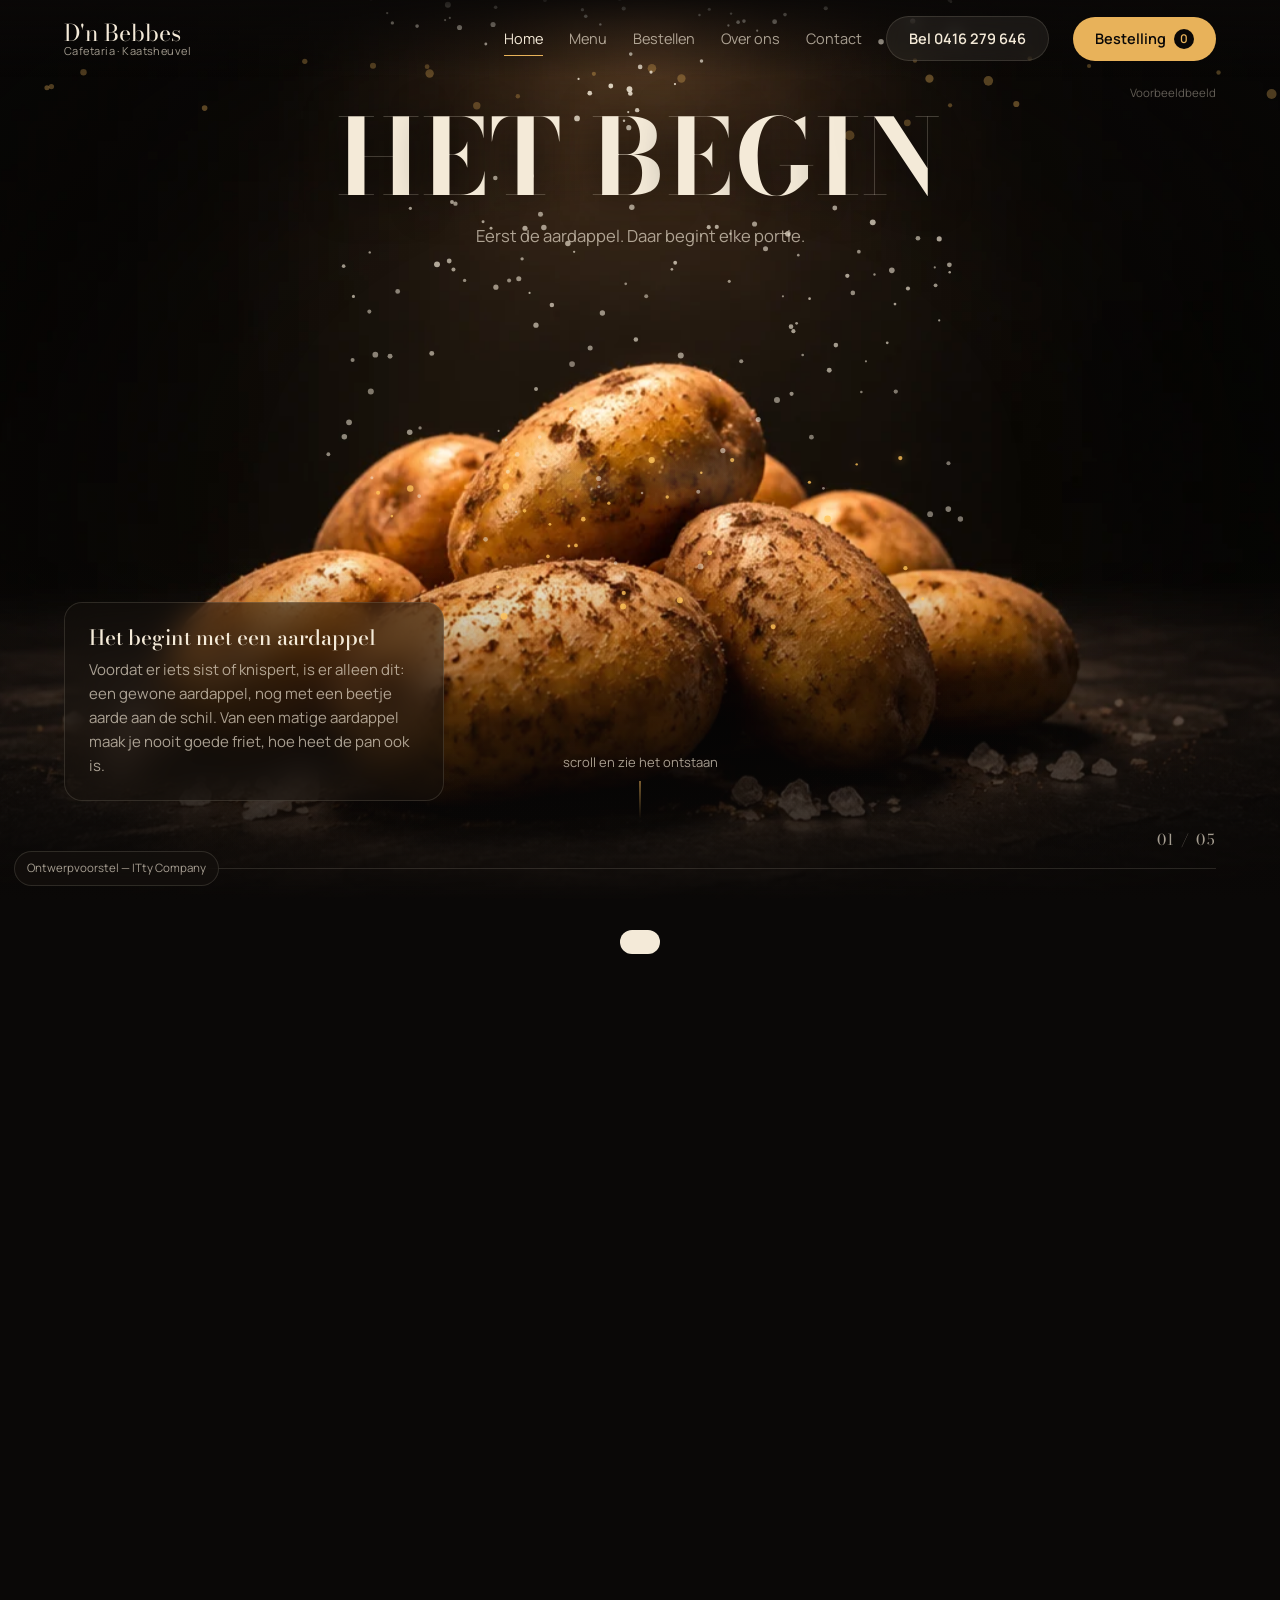
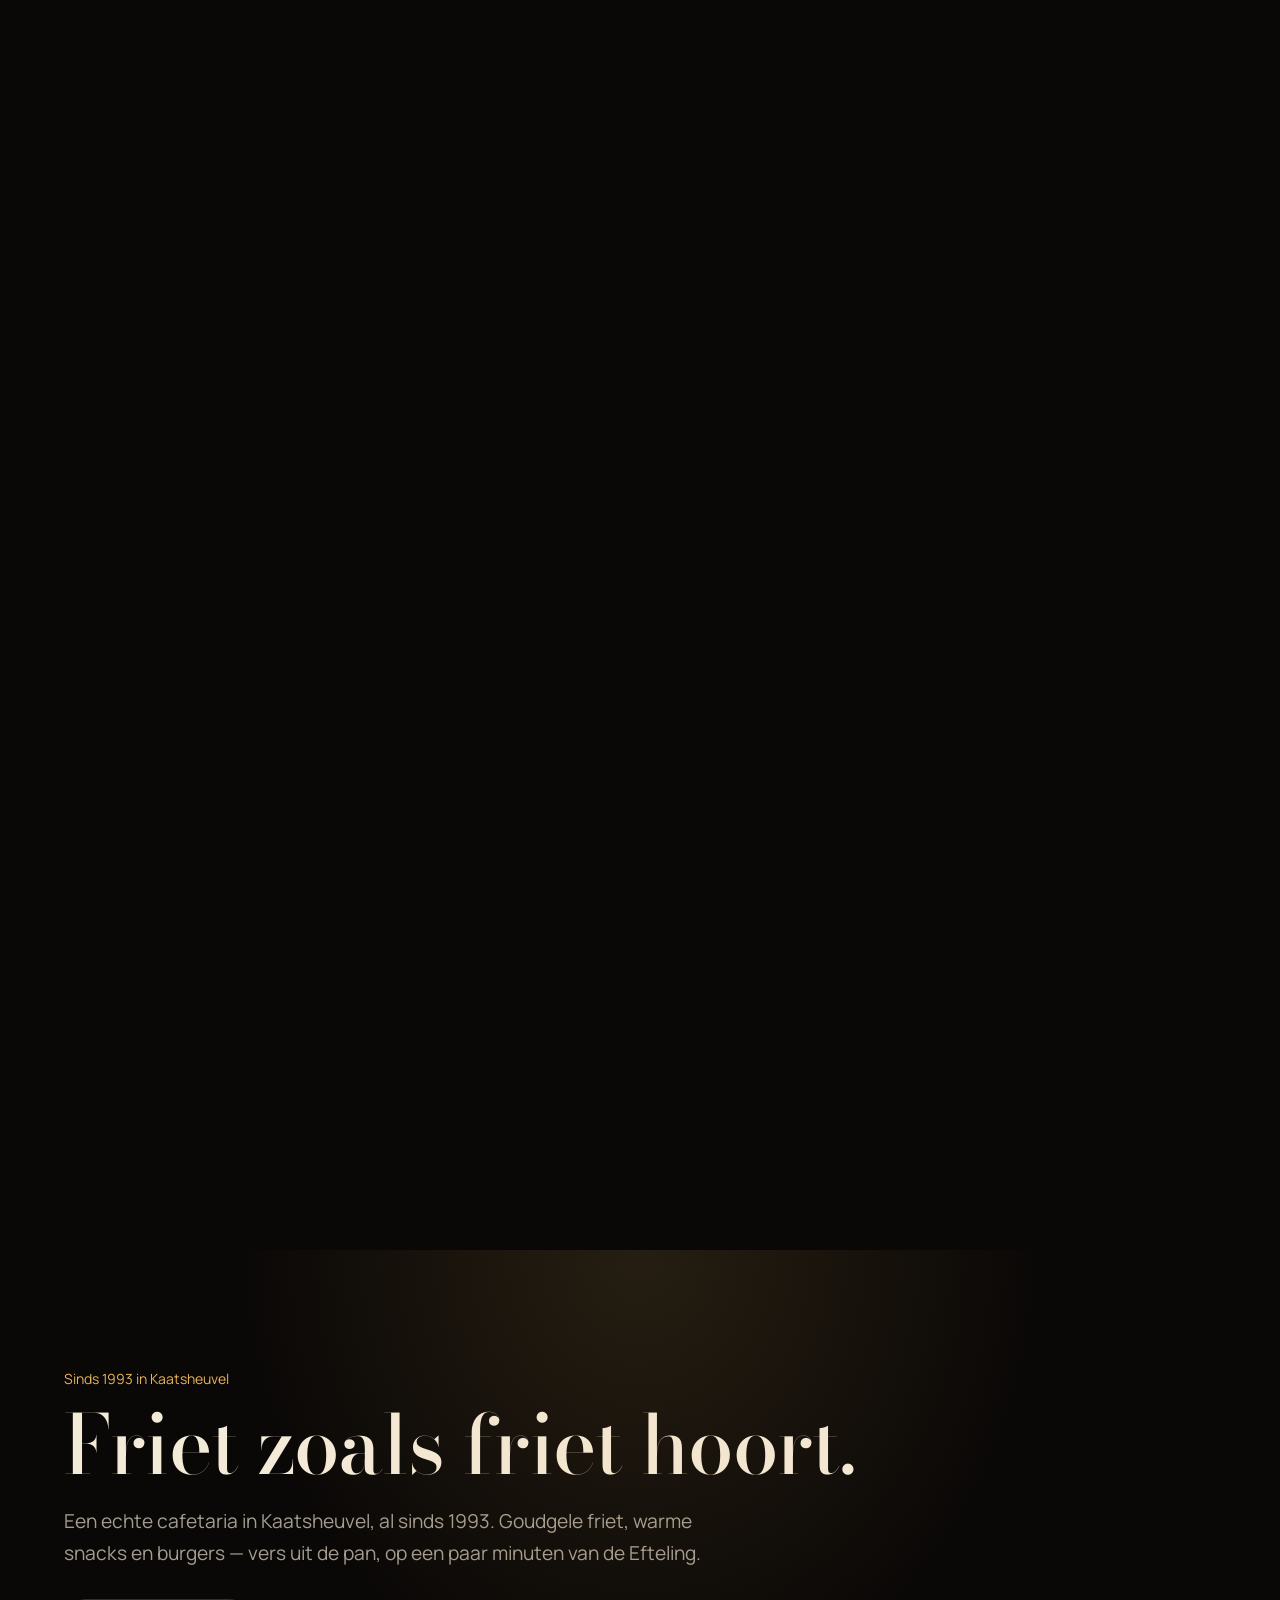
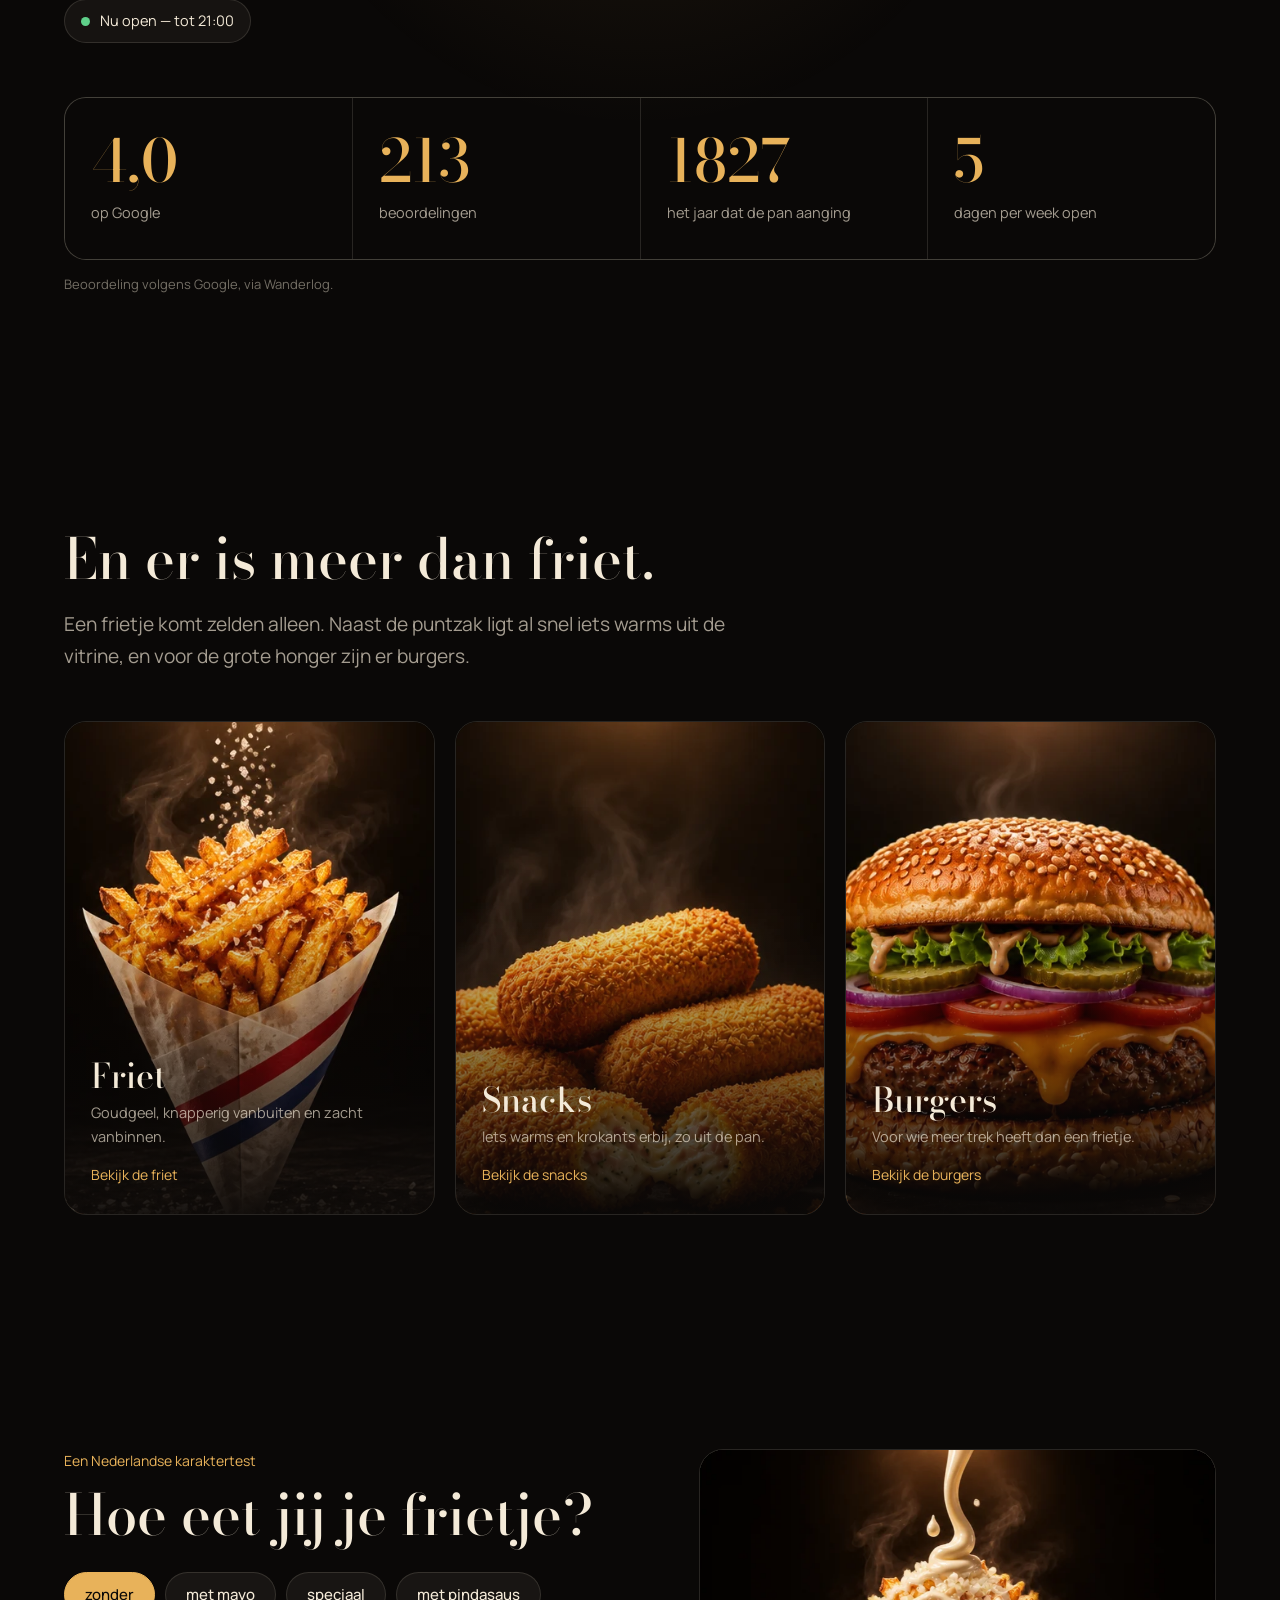
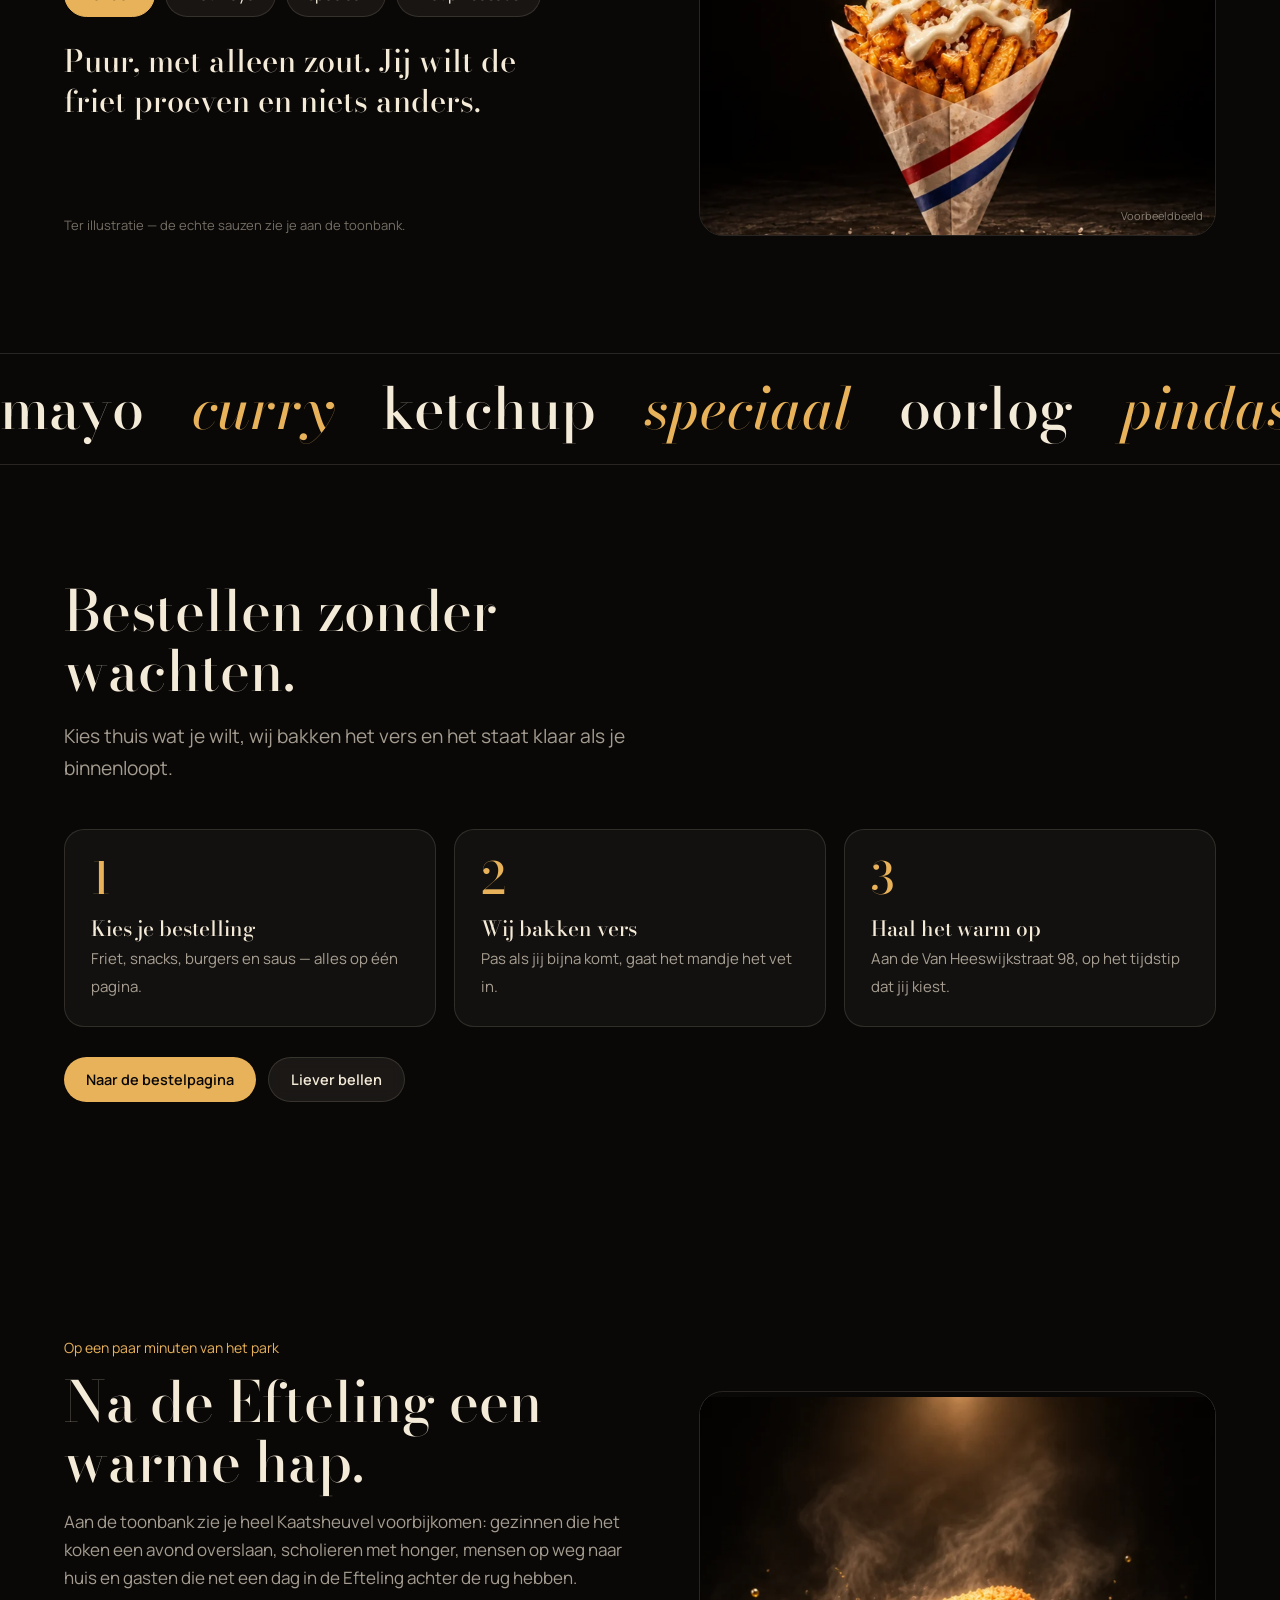
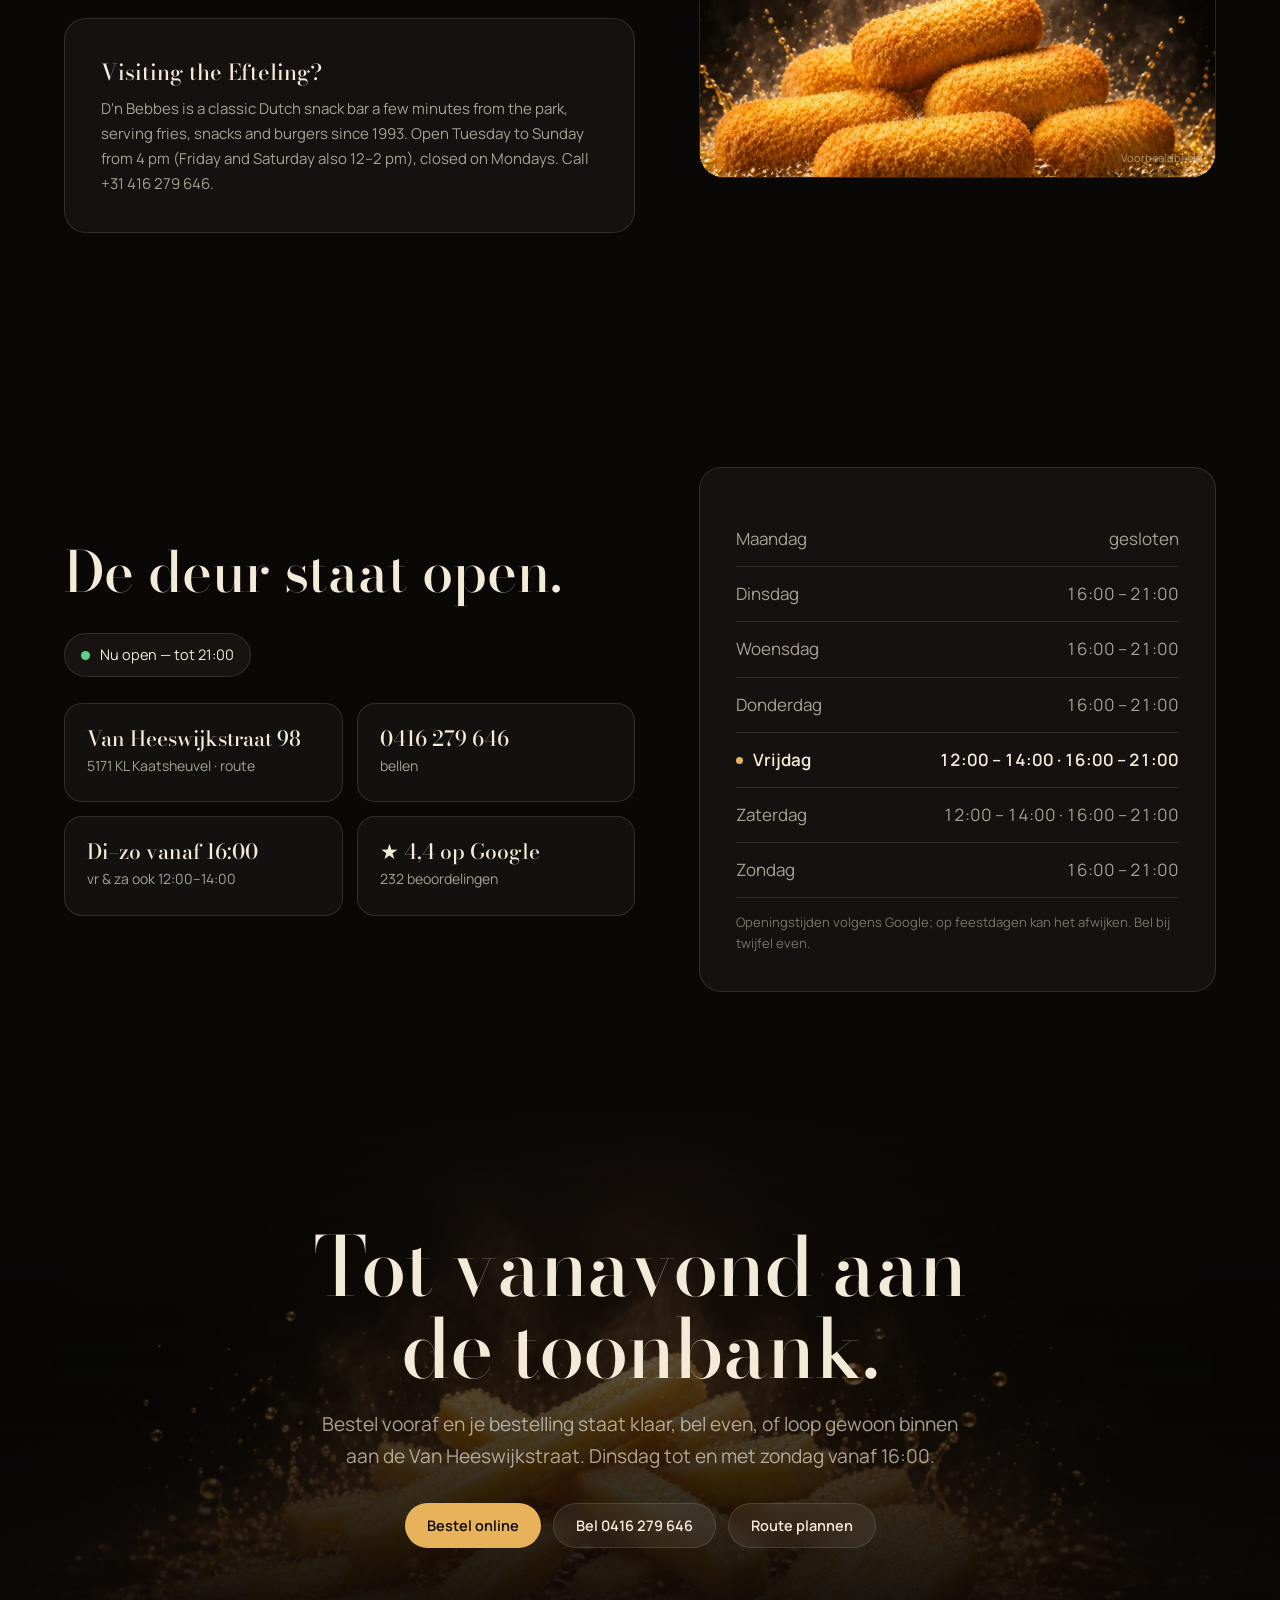
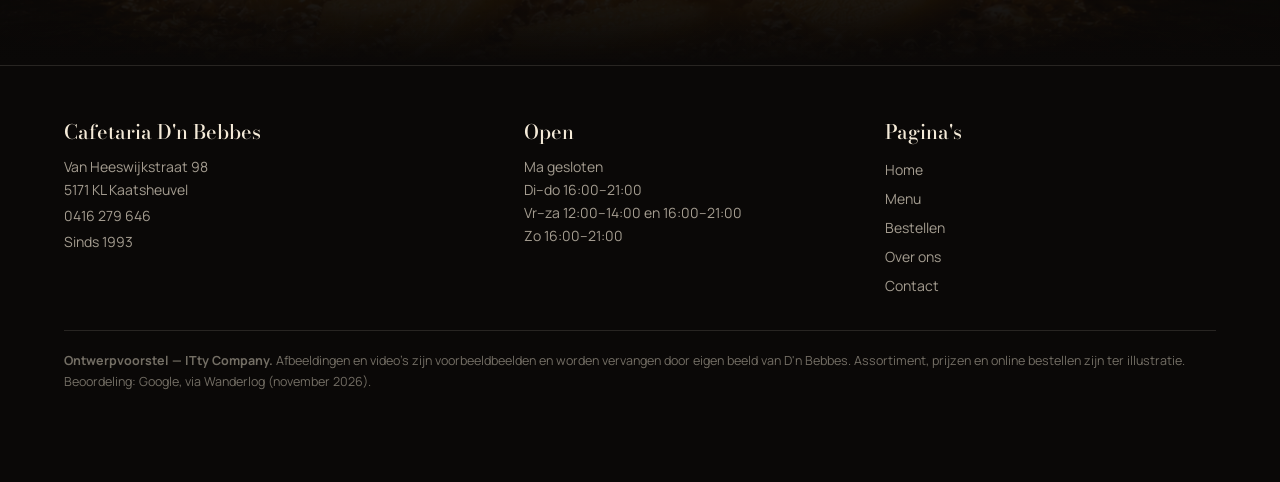
<file: index.html>
<!DOCTYPE html>
<html lang="nl">
<head>
<meta charset="utf-8">
<meta name="viewport" content="width=device-width, initial-scale=1">
<title>Cafetaria D'n Bebbes — friet, snacks & burgers in Kaatsheuvel, sinds 1993</title>
<meta name="description" content="Cafetaria aan de Van Heeswijkstraat 98 in Kaatsheuvel, vlak bij de Efteling. Friet, snacks en burgers, ★ 4,4 op Google. Di–zo vanaf 16:00, bel 0416 279 646.">
<meta name="theme-color" content="#0a0807">
<meta property="og:title" content="Cafetaria D'n Bebbes — friet, snacks & burgers in Kaatsheuvel, sinds 1993">
<meta property="og:description" content="Cafetaria aan de Van Heeswijkstraat 98 in Kaatsheuvel, vlak bij de Efteling. Friet, snacks en burgers, ★ 4,4 op Google. Di–zo vanaf 16:00, bel 0416 279 646.">
<meta property="og:image" content="assets/img/f5.webp">
<link rel="icon" href="data:image/svg+xml,%3Csvg xmlns='http://www.w3.org/2000/svg' viewBox='0 0 32 32'%3E%3Crect width='32' height='32' rx='8' fill='%230a0807'/%3E%3Ctext x='16' y='23' font-size='20' text-anchor='middle' fill='%23e8b25a' font-family='serif'%3EB%3C/text%3E%3C/svg%3E">
<link rel="preconnect" href="https://fonts.googleapis.com">
<link rel="preconnect" href="https://fonts.gstatic.com" crossorigin>
<link href="https://fonts.googleapis.com/css2?family=Bodoni+Moda:ital,opsz,wght@0,6..96,500;0,6..96,700;1,6..96,500&family=Manrope:wght@400;500;600&display=swap" rel="stylesheet">
<link rel="stylesheet" href="assets/style.css">
</head>
<body>
<a class="skip" href="#inhoud">Naar inhoud</a>
<header class="hd">
  <a class="logo" href="index.html">D'n Bebbes<small>Cafetaria · Kaatsheuvel</small></a>
  <nav class="nav" aria-label="Hoofdmenu"><a href="index.html" aria-current="page">Home</a><a href="menu.html">Menu</a><a href="bestellen.html">Bestellen</a><a href="over-ons.html">Over ons</a><a href="contact.html">Contact</a></nav>
  <a class="btn ghost call" href="tel:+31416279646">Bel 0416 279 646</a>
  <a class="btn cart-btn" href="bestellen.html#mandje" aria-label="Bestelling bekijken">Bestelling <span class="cart-count">0</span></a>
  <button class="burger" aria-label="Menu" aria-expanded="false"><span></span><span></span><span></span></button>
</header>
<main id="inhoud">
<section class="film" data-src="assets/film-friet.mp4" style="--n:5" aria-label="Cafetaria D&#x27;n Bebbes — friet, snacks en burgers in Kaatsheuvel">
  <div class="stage">
    <video poster="assets/img/f1.webp" muted playsinline preload="auto" aria-hidden="true"></video>
    <canvas aria-hidden="true"></canvas>
    <h1 class="sr">Cafetaria D'n Bebbes — friet, snacks en burgers in Kaatsheuvel</h1>
    <div class="ftitle"><h2></h2><p></p></div>
    <article class="fcard"><b>Het begint met een aardappel</b>Voordat er iets sist of knispert, is er alleen dit: een gewone aardappel, nog met een beetje aarde aan de schil. Van een matige aardappel maak je nooit goede friet, hoe heet de pan ook is.</article>
<article class="fcard"><b>Dik genoeg om te proeven</b>Te dun en je houdt vooral korst over, te dik en het midden blijft melig. De juiste maat geeft precies dat ene: buiten knapperig, binnen zacht en romig.</article>
<article class="fcard"><b>Het geluid van de pan</b>Duizenden kleine belletjes rond elke staaf en een wolk stoom die omhoog krult. Eerst rustig garen, daarna kort en heet voor die goudgele korst.</article>
<article class="fcard"><b>Goud in een puntzak</b>Er gaat een handje zout overheen, de stoom slaat eraf en het papier wordt warm in je hand. Het eerste frietje eet je altijd al voordat je de deur uit bent.</article>
<article class="fcard"><b>Met, zonder of speciaal</b>De belangrijkste vraag van de avond: wat wil je erop? Een goede klodder hoort bovenop, net iets te veel.<a class="btn" href="bestellen.html">Bestel je friet</a></article>

    <div class="ftag">Voorbeeldbeeld</div>
    <div class="fhint">scroll en zie het ontstaan</div>
    <div class="fcount"></div><div class="fbar"><i></i></div>
  </div>
  <script type="application/json">[{"t": "Het begin", "s": "Eerst de aardappel. Daar begint elke portie.", "fx": "salt"}, {"t": "Gesneden", "s": "In lange, stevige staven.", "fx": "drops"}, {"t": "De frituur", "s": "Goudgeel bakken, tot het knispert.", "fx": "oil"}, {"t": "Goudgeel", "s": "Een snuf zout, in de puntzak.", "fx": "saltfall", "dy": 11}, {"t": "Met saus", "s": "Mayo, een beetje ui. Klaar.", "fx": "steam", "dy": 11}]</script>
</section>
<section class="glow">
  <div class="wrap">
    <p class="eyebrow rv">Sinds 1993 in Kaatsheuvel</p>
    <h2 class="h1 words">Friet zoals friet hoort.</h2>
    <p class="lead rv">Een echte cafetaria in Kaatsheuvel, al sinds 1993. Goudgele friet, warme snacks en burgers — vers uit de pan, op een paar minuten van de Efteling.</p>
    <div class="row rv" style="--d:1"><span class="status">…</span></div>
    <div class="stats rv" style="margin-top:54px">
      <div class="stat"><b data-count="4.4">4,4</b><span>op Google</span></div>
      <div class="stat"><b data-count="232">232</b><span>beoordelingen</span></div>
      <div class="stat"><b data-count="1993">1993</b><span>het jaar dat de pan aanging</span></div>
      <div class="stat"><b data-count="6">6</b><span>dagen per week open</span></div>
    </div>
    <p class="note">Beoordeling volgens Google, via Wanderlog.</p>
  </div>
</section>

<section>
  <div class="wrap">
    <h2 class="h2 words">En er is meer dan friet.</h2>
    <p class="lead rv">Een frietje komt zelden alleen. Naast de puntzak ligt al snel iets warms uit de vitrine, en voor de grote honger zijn er burgers.</p>
    <div class="trio">
      <a class="tcard rv" href="menu.html#friet"><img src="assets/img/f4.webp" alt="Puntzak goudgele friet" loading="lazy"><div><h3>Friet</h3><p>Goudgeel, knapperig vanbuiten en zacht vanbinnen.</p><i>Bekijk de friet</i></div></a>
      <a class="tcard rv" style="--d:1" href="menu.html#snacks"><img src="assets/img/s3.webp" alt="Krokante kroketten" loading="lazy"><div><h3>Snacks</h3><p>Iets warms en krokants erbij, zo uit de pan.</p><i>Bekijk de snacks</i></div></a>
      <a class="tcard rv" style="--d:2" href="menu.html#burgers"><img src="assets/img/b4.webp" alt="Cheeseburger" loading="lazy"><div><h3>Burgers</h3><p>Voor wie meer trek heeft dan een frietje.</p><i>Bekijk de burgers</i></div></a>
    </div>
  </div>
</section>

<section>
  <div class="wrap split">
    <div>
      <p class="eyebrow rv">Een Nederlandse karaktertest</p>
      <h2 class="h2 words">Hoe eet jij je frietje?</h2>
      <div class="picker rv" data-out="saus">
        <button class="chip" aria-pressed="true" data-txt="Puur, met alleen zout. Jij wilt de friet proeven en niets anders.">zonder</button>
        <button class="chip" aria-pressed="false" data-txt="Een flinke klodder bovenop, net iets te veel. De klassieker.">met mayo</button>
        <button class="chip" aria-pressed="false" data-txt="Mayo, curry en uitjes. Wie speciaal bestelt, weet wat hij wil.">speciaal</button>
        <button class="chip" aria-pressed="false" data-txt="Warme pindasaus over je friet. Eén keer geprobeerd, nooit meer anders.">met pindasaus</button>
      </div>
      <p class="pick-out" id="saus" aria-live="polite">Puur, met alleen zout. Jij wilt de friet proeven en niets anders.</p>
      <p class="note">Ter illustratie — de echte sauzen zie je aan de toonbank.</p>
    </div>
    <div class="pic rv" style="--d:1"><img data-par="y" src="assets/img/f5.webp" alt="Friet met mayonaise in een puntzak" loading="lazy"><small>Voorbeeldbeeld</small></div>
  </div>
</section>
<section class="marq" aria-label="Sauzen"><div><span>mayo</span><span>curry</span><span>ketchup</span><span>speciaal</span><span>oorlog</span><span>pindasaus</span><span>of gewoon zonder</span><span>mayo</span><span>curry</span><span>ketchup</span><span>speciaal</span><span>oorlog</span><span>pindasaus</span><span>of gewoon zonder</span><span>mayo</span><span>curry</span><span>ketchup</span><span>speciaal</span><span>oorlog</span><span>pindasaus</span><span>of gewoon zonder</span><span>mayo</span><span>curry</span><span>ketchup</span><span>speciaal</span><span>oorlog</span><span>pindasaus</span><span>of gewoon zonder</span></div></section>
<section>
  <div class="wrap">
    <h2 class="h2 words">Bestellen zonder wachten.</h2>
    <p class="lead rv">Kies thuis wat je wilt, wij bakken het vers en het staat klaar als je binnenloopt.</p>
    <ol class="steps">
      <li class="rv"><b>Kies je bestelling</b><span>Friet, snacks, burgers en saus — alles op één pagina.</span></li>
      <li class="rv" style="--d:1"><b>Wij bakken vers</b><span>Pas als jij bijna komt, gaat het mandje het vet in.</span></li>
      <li class="rv" style="--d:2"><b>Haal het warm op</b><span>Aan de Van Heeswijkstraat 98, op het tijdstip dat jij kiest.</span></li>
    </ol>
    <div class="row rv"><a class="btn" href="bestellen.html">Naar de bestelpagina</a><a class="btn ghost" href="tel:+31416279646">Liever bellen</a></div>
  </div>
</section>

<section>
  <div class="wrap split flip">
    <div class="pic rv"><img data-par="y" src="assets/img/s2.webp" alt="Snacks in heet vet" loading="lazy"><small>Voorbeeldbeeld</small></div>
    <div>
      <p class="eyebrow rv">Op een paar minuten van het park</p>
      <h2 class="h2 words">Na de Efteling een warme hap.</h2>
      <div class="prose rv"><p>Aan de toonbank zie je heel Kaatsheuvel voorbijkomen: gezinnen die het koken een avond overslaan, scholieren met honger, mensen op weg naar huis en gasten die net een dag in de Efteling achter de rug hebben.</p></div>
      <div class="glass rv" style="margin-top:26px" lang="en"><b style="font:500 22px var(--serif)">Visiting the Efteling?</b><p style="color:var(--muted);margin-top:8px;font-size:15px">D'n Bebbes is a classic Dutch snack bar a few minutes from the park, serving fries, snacks and burgers since 1993. Open Tuesday to Sunday from 4 pm (Friday and Saturday also 12–2 pm), closed on Mondays. Call +31 416 279 646.</p></div>
    </div>
  </div>
</section>

<section>
  <div class="wrap split">
    <div>
      <h2 class="h2 words">De deur staat open.</h2>
      <div class="row rv"><span class="status">…</span></div>
      <div class="tiles rv" style="margin-top:26px">
        <a class="tile" href="https://www.google.com/maps/search/?api=1&query=Van+Heeswijkstraat+98+5171+KL+Kaatsheuvel" target="_blank" rel="noopener"><b>Van Heeswijkstraat 98</b><span>5171 KL Kaatsheuvel · route</span></a>
        <a class="tile" href="tel:+31416279646"><b>0416 279 646</b><span>bellen</span></a>
        <div class="tile"><b>Di–zo vanaf 16:00</b><span>vr &amp; za ook 12:00–14:00</span></div>
        <div class="tile"><b>★ 4,4 op Google</b><span>232 beoordelingen</span></div>
      </div>
    </div>
    <div class="glass rv" style="--d:1"><table class="hours">
<tr data-d="1"><td>Maandag</td><td>gesloten</td></tr>
<tr data-d="2"><td>Dinsdag</td><td>16:00 – 21:00</td></tr>
<tr data-d="3"><td>Woensdag</td><td>16:00 – 21:00</td></tr>
<tr data-d="4"><td>Donderdag</td><td>16:00 – 21:00</td></tr>
<tr data-d="5"><td>Vrijdag</td><td>12:00 – 14:00 · 16:00 – 21:00</td></tr>
<tr data-d="6"><td>Zaterdag</td><td>12:00 – 14:00 · 16:00 – 21:00</td></tr>
<tr data-d="0"><td>Zondag</td><td>16:00 – 21:00</td></tr>
</table>
<p class="note">Openingstijden volgens Google; op feestdagen kan het afwijken. Bel bij twijfel even.</p></div>
  </div>
</section>
<section class="finale">
  <img class="bgimg" data-par="y" src="assets/img/f3.webp" alt="" loading="lazy">
  <div class="wrap">
    <h2 class="h1 words">Tot vanavond aan de toonbank.</h2>
    <p class="lead rv">Bestel vooraf en je bestelling staat klaar, bel even, of loop gewoon binnen aan de Van Heeswijkstraat. Dinsdag tot en met zondag vanaf 16:00.</p>
    <div class="row rv" style="--d:1"><a class="btn" href="bestellen.html">Bestel online</a><a class="btn ghost" href="tel:+31416279646">Bel 0416 279 646</a><a class="btn ghost" href="https://www.google.com/maps/search/?api=1&query=Van+Heeswijkstraat+98+5171+KL+Kaatsheuvel" target="_blank" rel="noopener">Route plannen</a></div>
  </div>
</section>
</main>
<footer>
  <div class="wrap">
    <div><b>Cafetaria D'n Bebbes</b>Van Heeswijkstraat 98<br>5171 KL Kaatsheuvel<br><a href="tel:+31416279646">0416 279 646</a>Sinds 1993</div>
    <div><b>Open</b>Ma gesloten<br>Di–do 16:00–21:00<br>Vr–za 12:00–14:00 en 16:00–21:00<br>Zo 16:00–21:00</div>
    <div><b>Pagina's</b><a href="index.html">Home</a><a href="menu.html">Menu</a><a href="bestellen.html">Bestellen</a><a href="over-ons.html">Over ons</a><a href="contact.html">Contact</a></div>
    <p class="demo"><strong>Ontwerpvoorstel — ITty Company.</strong> Afbeeldingen en video's zijn voorbeeldbeelden en worden vervangen door eigen beeld van D'n Bebbes. Assortiment, prijzen en online bestellen zijn ter illustratie. Beoordeling: Google, via Wanderlog (november 2026).</p>
  </div>
</footer>
<div class="demo-pill">Ontwerpvoorstel — ITty Company</div>
<div class="toast" role="status"></div>
<script src="assets/vendor/lenis.min.js"></script>
<script src="assets/site.js"></script>

</body>
</html>
</file>
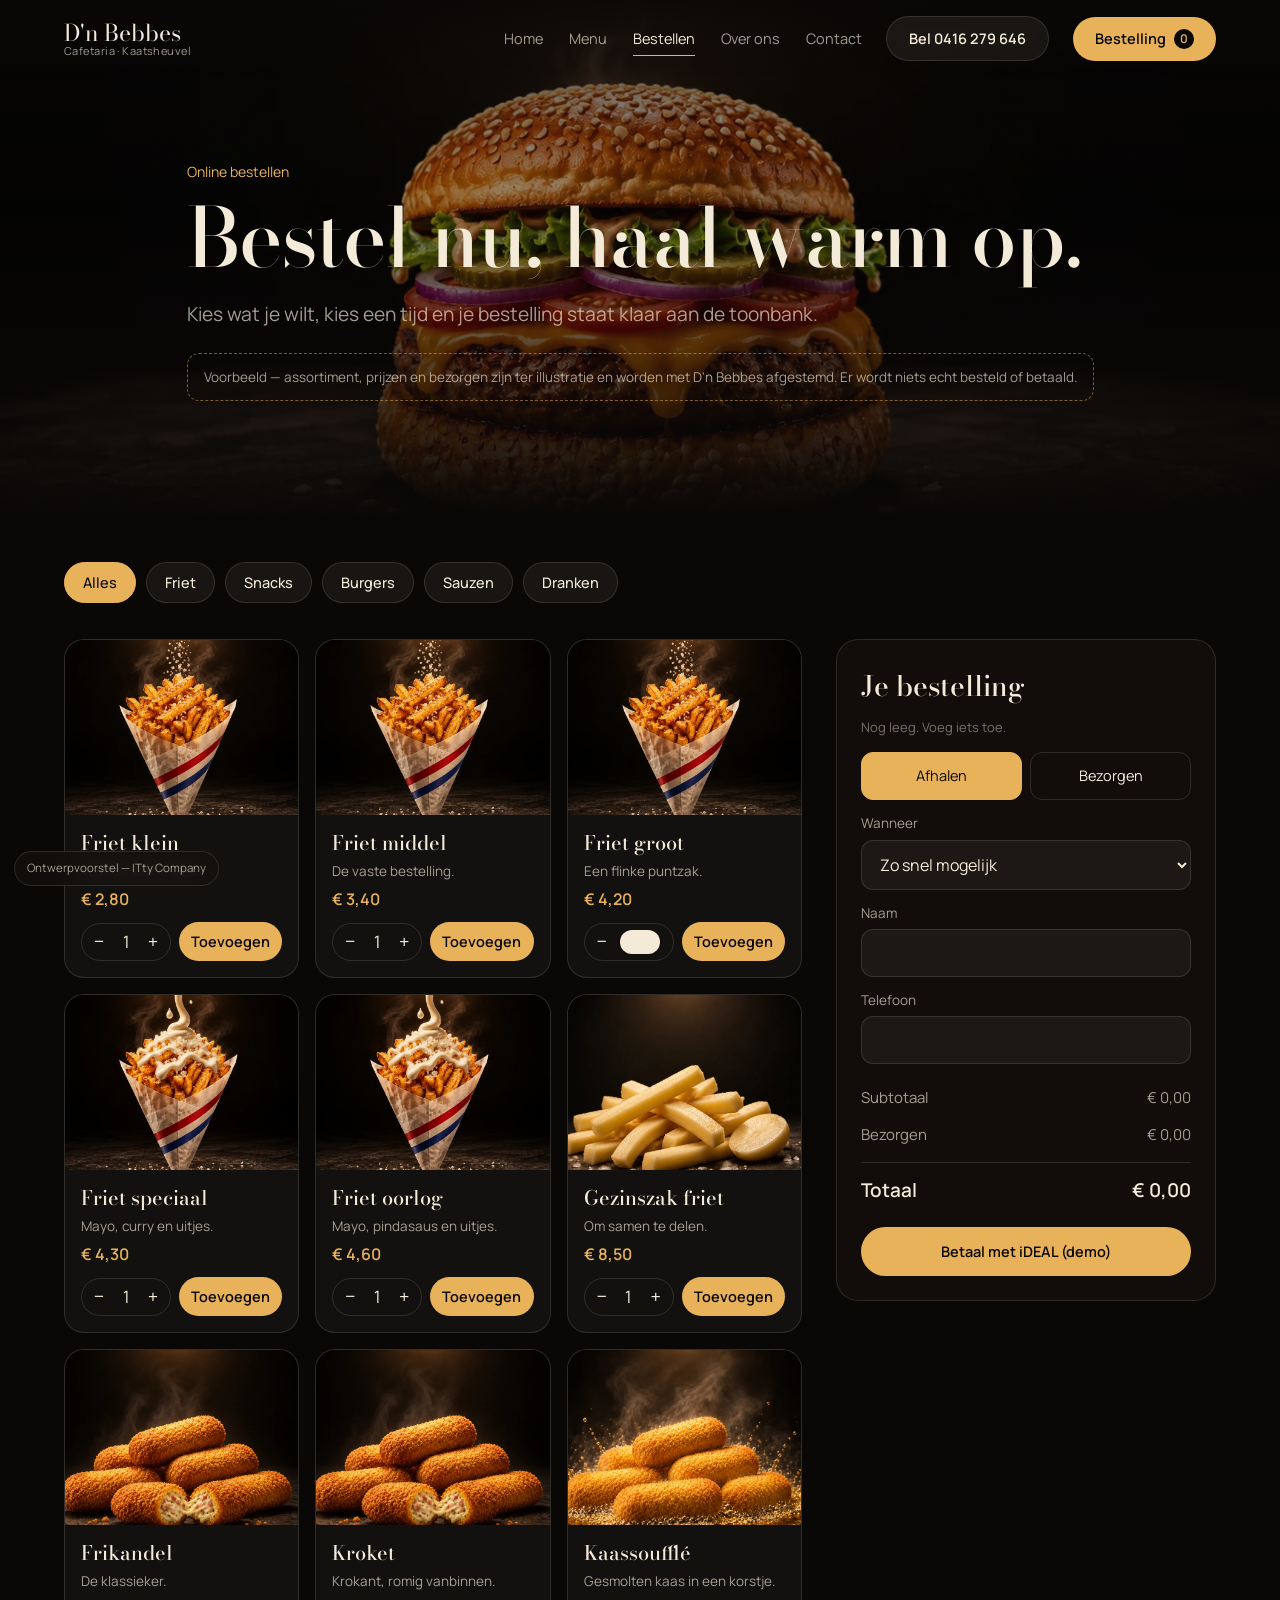
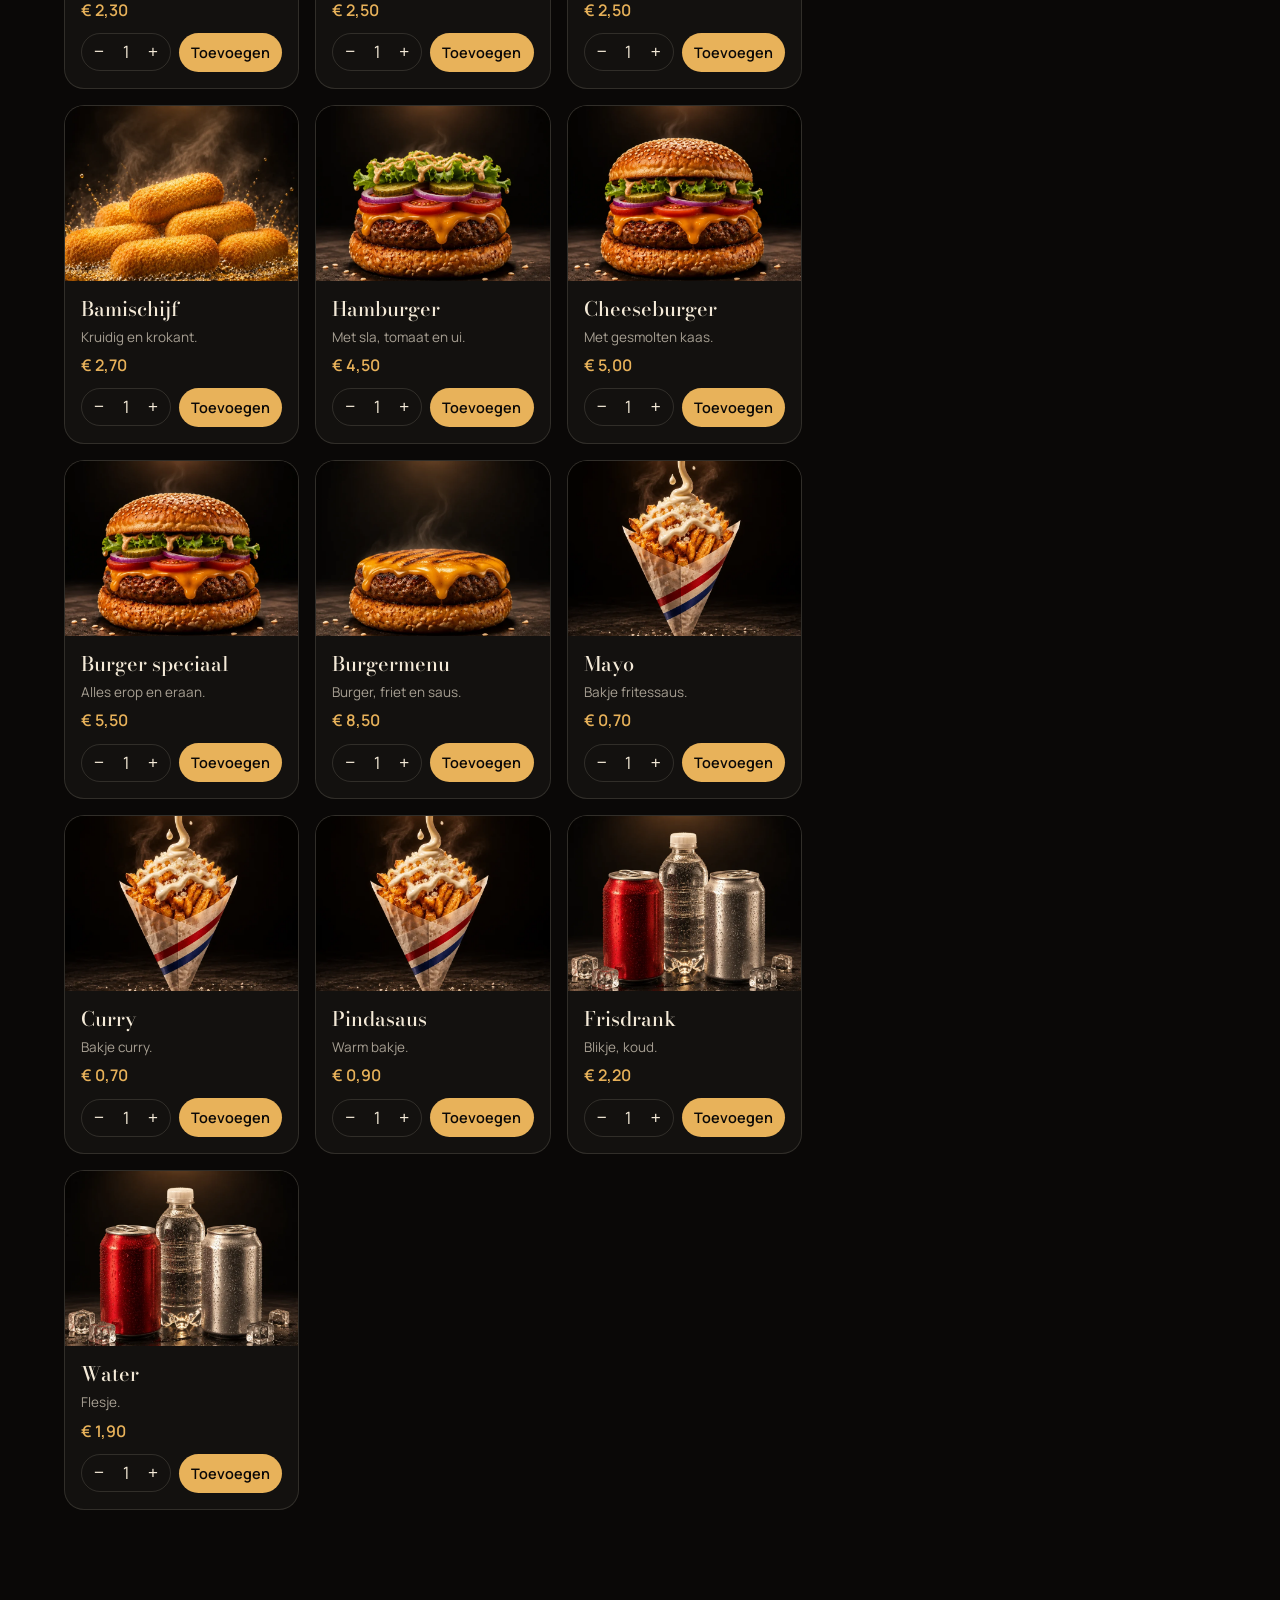
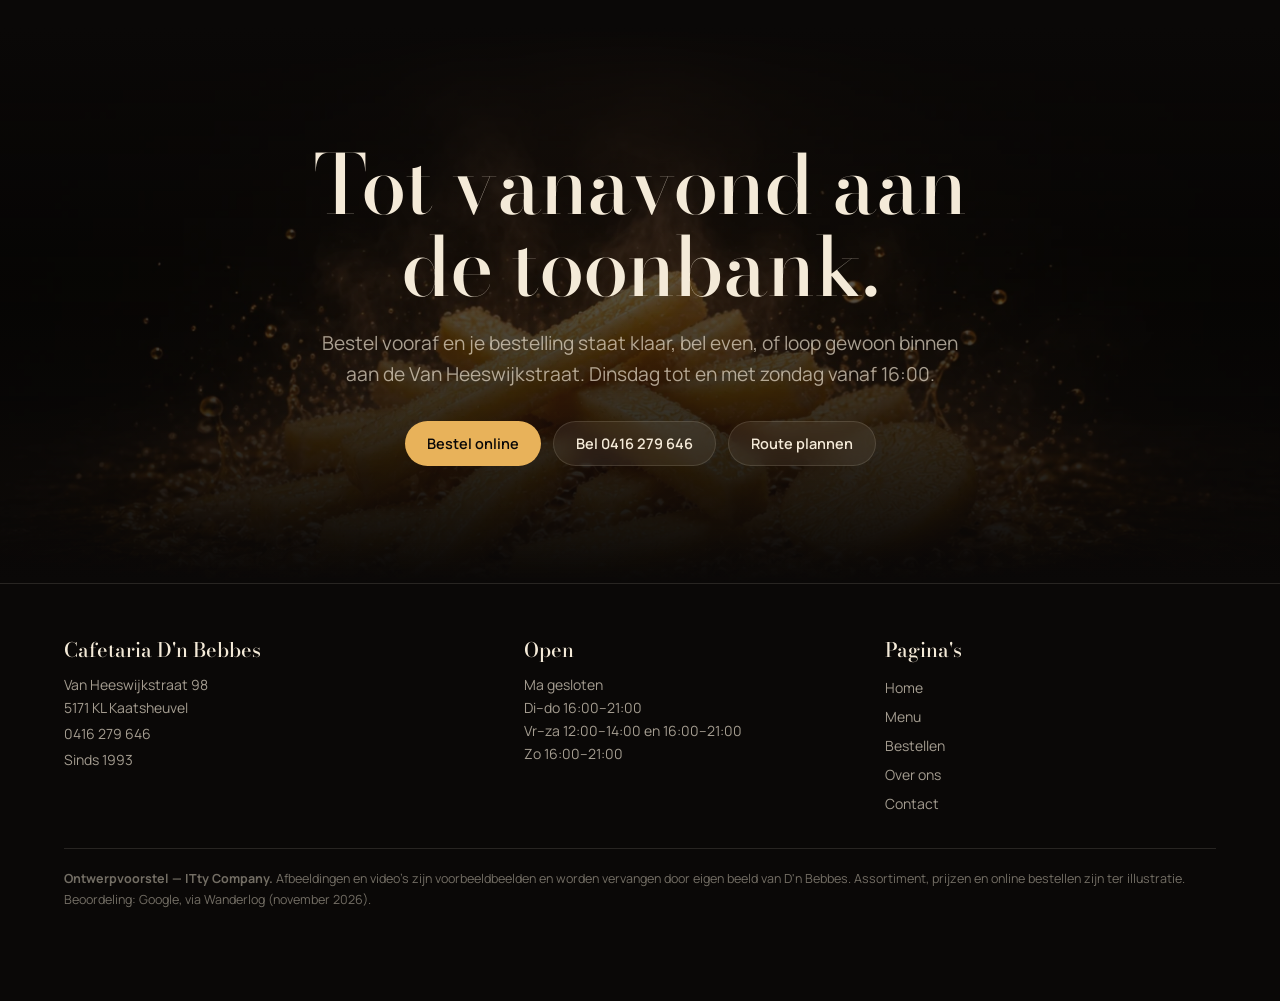
<file: bestellen.html>
<!DOCTYPE html>
<html lang="nl">
<head>
<meta charset="utf-8">
<meta name="viewport" content="width=device-width, initial-scale=1">
<title>Online bestellen — Cafetaria D'n Bebbes</title>
<meta name="description" content="Cafetaria aan de Van Heeswijkstraat 98 in Kaatsheuvel, vlak bij de Efteling. Friet, snacks en burgers, ★ 4,4 op Google. Di–zo vanaf 16:00, bel 0416 279 646.">
<meta name="theme-color" content="#0a0807">
<meta property="og:title" content="Online bestellen — Cafetaria D'n Bebbes">
<meta property="og:description" content="Cafetaria aan de Van Heeswijkstraat 98 in Kaatsheuvel, vlak bij de Efteling. Friet, snacks en burgers, ★ 4,4 op Google. Di–zo vanaf 16:00, bel 0416 279 646.">
<meta property="og:image" content="assets/img/f5.webp">
<link rel="icon" href="data:image/svg+xml,%3Csvg xmlns='http://www.w3.org/2000/svg' viewBox='0 0 32 32'%3E%3Crect width='32' height='32' rx='8' fill='%230a0807'/%3E%3Ctext x='16' y='23' font-size='20' text-anchor='middle' fill='%23e8b25a' font-family='serif'%3EB%3C/text%3E%3C/svg%3E">
<link rel="preconnect" href="https://fonts.googleapis.com">
<link rel="preconnect" href="https://fonts.gstatic.com" crossorigin>
<link href="https://fonts.googleapis.com/css2?family=Bodoni+Moda:ital,opsz,wght@0,6..96,500;0,6..96,700;1,6..96,500&family=Manrope:wght@400;500;600&display=swap" rel="stylesheet">
<link rel="stylesheet" href="assets/style.css">
</head>
<body>
<a class="skip" href="#inhoud">Naar inhoud</a>
<header class="hd">
  <a class="logo" href="index.html">D'n Bebbes<small>Cafetaria · Kaatsheuvel</small></a>
  <nav class="nav" aria-label="Hoofdmenu"><a href="index.html">Home</a><a href="menu.html">Menu</a><a href="bestellen.html" aria-current="page">Bestellen</a><a href="over-ons.html">Over ons</a><a href="contact.html">Contact</a></nav>
  <a class="btn ghost call" href="tel:+31416279646">Bel 0416 279 646</a>
  <a class="btn cart-btn" href="bestellen.html#mandje" aria-label="Bestelling bekijken">Bestelling <span class="cart-count">0</span></a>
  <button class="burger" aria-label="Menu" aria-expanded="false"><span></span><span></span><span></span></button>
</header>
<main id="inhoud">
<section class="phero" style="min-height:56vh">
  <video src="assets/loop-burger.mp4" poster="assets/img/b4.webp" autoplay muted loop playsinline aria-hidden="true"></video>
  <div class="wrap">
    <p class="eyebrow rv">Online bestellen</p>
    <h1 class="words">Bestel nu, haal warm op.</h1>
    <p class="lead rv">Kies wat je wilt, kies een tijd en je bestelling staat klaar aan de toonbank.</p>
    <p class="banner rv">Voorbeeld — assortiment, prijzen en bezorgen zijn ter illustratie en worden met D'n Bebbes afgestemd. Er wordt niets echt besteld of betaald.</p>
  </div>
</section>
<section id="producten" style="padding-top:0">
  <div class="wrap">
    <div class="ftabs" role="group" aria-label="Categorie"><button class="ftab on" data-cat="alles">Alles</button><button class="ftab" data-cat="friet">Friet</button><button class="ftab" data-cat="snacks">Snacks</button><button class="ftab" data-cat="burgers">Burgers</button><button class="ftab" data-cat="sauzen">Sauzen</button><button class="ftab" data-cat="dranken">Dranken</button></div>
    <div class="shop">
      <div class="pgrid"><article class="pcard rv" data-id="friet-klein" data-cat="friet" data-price="2.8">
  <div class="ph"><img src="assets/img/f4.webp" alt="" loading="lazy"></div>
  <div class="bd"><h3>Friet klein</h3><p>Voor de kleine trek.</p><span class="pr">€ 2,80</span>
  <div class="ctl"><div class="qty"><button type="button" class="q-" aria-label="Minder">−</button><output>1</output><button type="button" class="q+" aria-label="Meer">+</button></div><button type="button" class="btn add">Toevoegen</button></div></div>
</article><article class="pcard rv" data-id="friet-middel" data-cat="friet" data-price="3.4">
  <div class="ph"><img src="assets/img/f4.webp" alt="" loading="lazy"></div>
  <div class="bd"><h3>Friet middel</h3><p>De vaste bestelling.</p><span class="pr">€ 3,40</span>
  <div class="ctl"><div class="qty"><button type="button" class="q-" aria-label="Minder">−</button><output>1</output><button type="button" class="q+" aria-label="Meer">+</button></div><button type="button" class="btn add">Toevoegen</button></div></div>
</article><article class="pcard rv" data-id="friet-groot" data-cat="friet" data-price="4.2">
  <div class="ph"><img src="assets/img/f4.webp" alt="" loading="lazy"></div>
  <div class="bd"><h3>Friet groot</h3><p>Een flinke puntzak.</p><span class="pr">€ 4,20</span>
  <div class="ctl"><div class="qty"><button type="button" class="q-" aria-label="Minder">−</button><output>1</output><button type="button" class="q+" aria-label="Meer">+</button></div><button type="button" class="btn add">Toevoegen</button></div></div>
</article><article class="pcard rv" data-id="friet-speciaal" data-cat="friet" data-price="4.3">
  <div class="ph"><img src="assets/img/f5.webp" alt="" loading="lazy"></div>
  <div class="bd"><h3>Friet speciaal</h3><p>Mayo, curry en uitjes.</p><span class="pr">€ 4,30</span>
  <div class="ctl"><div class="qty"><button type="button" class="q-" aria-label="Minder">−</button><output>1</output><button type="button" class="q+" aria-label="Meer">+</button></div><button type="button" class="btn add">Toevoegen</button></div></div>
</article><article class="pcard rv" data-id="friet-oorlog" data-cat="friet" data-price="4.6">
  <div class="ph"><img src="assets/img/f5.webp" alt="" loading="lazy"></div>
  <div class="bd"><h3>Friet oorlog</h3><p>Mayo, pindasaus en uitjes.</p><span class="pr">€ 4,60</span>
  <div class="ctl"><div class="qty"><button type="button" class="q-" aria-label="Minder">−</button><output>1</output><button type="button" class="q+" aria-label="Meer">+</button></div><button type="button" class="btn add">Toevoegen</button></div></div>
</article><article class="pcard rv" data-id="gezinszak" data-cat="friet" data-price="8.5">
  <div class="ph"><img src="assets/img/f2.webp" alt="" loading="lazy"></div>
  <div class="bd"><h3>Gezinszak friet</h3><p>Om samen te delen.</p><span class="pr">€ 8,50</span>
  <div class="ctl"><div class="qty"><button type="button" class="q-" aria-label="Minder">−</button><output>1</output><button type="button" class="q+" aria-label="Meer">+</button></div><button type="button" class="btn add">Toevoegen</button></div></div>
</article><article class="pcard rv" data-id="frikandel" data-cat="snacks" data-price="2.3">
  <div class="ph"><img src="assets/img/s3.webp" alt="" loading="lazy"></div>
  <div class="bd"><h3>Frikandel</h3><p>De klassieker.</p><span class="pr">€ 2,30</span>
  <div class="ctl"><div class="qty"><button type="button" class="q-" aria-label="Minder">−</button><output>1</output><button type="button" class="q+" aria-label="Meer">+</button></div><button type="button" class="btn add">Toevoegen</button></div></div>
</article><article class="pcard rv" data-id="kroket" data-cat="snacks" data-price="2.5">
  <div class="ph"><img src="assets/img/s3.webp" alt="" loading="lazy"></div>
  <div class="bd"><h3>Kroket</h3><p>Krokant, romig vanbinnen.</p><span class="pr">€ 2,50</span>
  <div class="ctl"><div class="qty"><button type="button" class="q-" aria-label="Minder">−</button><output>1</output><button type="button" class="q+" aria-label="Meer">+</button></div><button type="button" class="btn add">Toevoegen</button></div></div>
</article><article class="pcard rv" data-id="kaassouffle" data-cat="snacks" data-price="2.5">
  <div class="ph"><img src="assets/img/s2.webp" alt="" loading="lazy"></div>
  <div class="bd"><h3>Kaassoufflé</h3><p>Gesmolten kaas in een korstje.</p><span class="pr">€ 2,50</span>
  <div class="ctl"><div class="qty"><button type="button" class="q-" aria-label="Minder">−</button><output>1</output><button type="button" class="q+" aria-label="Meer">+</button></div><button type="button" class="btn add">Toevoegen</button></div></div>
</article><article class="pcard rv" data-id="bamischijf" data-cat="snacks" data-price="2.7">
  <div class="ph"><img src="assets/img/s2.webp" alt="" loading="lazy"></div>
  <div class="bd"><h3>Bamischijf</h3><p>Kruidig en krokant.</p><span class="pr">€ 2,70</span>
  <div class="ctl"><div class="qty"><button type="button" class="q-" aria-label="Minder">−</button><output>1</output><button type="button" class="q+" aria-label="Meer">+</button></div><button type="button" class="btn add">Toevoegen</button></div></div>
</article><article class="pcard rv" data-id="hamburger" data-cat="burgers" data-price="4.5">
  <div class="ph"><img src="assets/img/b3.webp" alt="" loading="lazy"></div>
  <div class="bd"><h3>Hamburger</h3><p>Met sla, tomaat en ui.</p><span class="pr">€ 4,50</span>
  <div class="ctl"><div class="qty"><button type="button" class="q-" aria-label="Minder">−</button><output>1</output><button type="button" class="q+" aria-label="Meer">+</button></div><button type="button" class="btn add">Toevoegen</button></div></div>
</article><article class="pcard rv" data-id="cheeseburger" data-cat="burgers" data-price="5.0">
  <div class="ph"><img src="assets/img/b4.webp" alt="" loading="lazy"></div>
  <div class="bd"><h3>Cheeseburger</h3><p>Met gesmolten kaas.</p><span class="pr">€ 5,00</span>
  <div class="ctl"><div class="qty"><button type="button" class="q-" aria-label="Minder">−</button><output>1</output><button type="button" class="q+" aria-label="Meer">+</button></div><button type="button" class="btn add">Toevoegen</button></div></div>
</article><article class="pcard rv" data-id="burger-speciaal" data-cat="burgers" data-price="5.5">
  <div class="ph"><img src="assets/img/b4.webp" alt="" loading="lazy"></div>
  <div class="bd"><h3>Burger speciaal</h3><p>Alles erop en eraan.</p><span class="pr">€ 5,50</span>
  <div class="ctl"><div class="qty"><button type="button" class="q-" aria-label="Minder">−</button><output>1</output><button type="button" class="q+" aria-label="Meer">+</button></div><button type="button" class="btn add">Toevoegen</button></div></div>
</article><article class="pcard rv" data-id="burgermenu" data-cat="burgers" data-price="8.5">
  <div class="ph"><img src="assets/img/b2.webp" alt="" loading="lazy"></div>
  <div class="bd"><h3>Burgermenu</h3><p>Burger, friet en saus.</p><span class="pr">€ 8,50</span>
  <div class="ctl"><div class="qty"><button type="button" class="q-" aria-label="Minder">−</button><output>1</output><button type="button" class="q+" aria-label="Meer">+</button></div><button type="button" class="btn add">Toevoegen</button></div></div>
</article><article class="pcard rv" data-id="mayo" data-cat="sauzen" data-price="0.7">
  <div class="ph"><img src="assets/img/f5.webp" alt="" loading="lazy"></div>
  <div class="bd"><h3>Mayo</h3><p>Bakje fritessaus.</p><span class="pr">€ 0,70</span>
  <div class="ctl"><div class="qty"><button type="button" class="q-" aria-label="Minder">−</button><output>1</output><button type="button" class="q+" aria-label="Meer">+</button></div><button type="button" class="btn add">Toevoegen</button></div></div>
</article><article class="pcard rv" data-id="curry" data-cat="sauzen" data-price="0.7">
  <div class="ph"><img src="assets/img/f5.webp" alt="" loading="lazy"></div>
  <div class="bd"><h3>Curry</h3><p>Bakje curry.</p><span class="pr">€ 0,70</span>
  <div class="ctl"><div class="qty"><button type="button" class="q-" aria-label="Minder">−</button><output>1</output><button type="button" class="q+" aria-label="Meer">+</button></div><button type="button" class="btn add">Toevoegen</button></div></div>
</article><article class="pcard rv" data-id="pindasaus" data-cat="sauzen" data-price="0.9">
  <div class="ph"><img src="assets/img/f5.webp" alt="" loading="lazy"></div>
  <div class="bd"><h3>Pindasaus</h3><p>Warm bakje.</p><span class="pr">€ 0,90</span>
  <div class="ctl"><div class="qty"><button type="button" class="q-" aria-label="Minder">−</button><output>1</output><button type="button" class="q+" aria-label="Meer">+</button></div><button type="button" class="btn add">Toevoegen</button></div></div>
</article><article class="pcard rv" data-id="fris" data-cat="dranken" data-price="2.2">
  <div class="ph"><img src="assets/img/d1.webp" alt="" loading="lazy"></div>
  <div class="bd"><h3>Frisdrank</h3><p>Blikje, koud.</p><span class="pr">€ 2,20</span>
  <div class="ctl"><div class="qty"><button type="button" class="q-" aria-label="Minder">−</button><output>1</output><button type="button" class="q+" aria-label="Meer">+</button></div><button type="button" class="btn add">Toevoegen</button></div></div>
</article><article class="pcard rv" data-id="water" data-cat="dranken" data-price="1.9">
  <div class="ph"><img src="assets/img/d1.webp" alt="" loading="lazy"></div>
  <div class="bd"><h3>Water</h3><p>Flesje.</p><span class="pr">€ 1,90</span>
  <div class="ctl"><div class="qty"><button type="button" class="q-" aria-label="Minder">−</button><output>1</output><button type="button" class="q+" aria-label="Meer">+</button></div><button type="button" class="btn add">Toevoegen</button></div></div>
</article></div>
      <aside class="cart" id="mandje" aria-label="Je bestelling">
        <h2>Je bestelling</h2>
        <p id="cartEmpty" class="note" style="margin:0 0 8px">Nog leeg. Voeg iets toe.</p>
        <ul id="cartList"></ul>
        <form id="checkout" novalidate>
          <div class="seg"><label><input type="radio" name="mode" value="afhalen" checked>Afhalen</label><label><input type="radio" name="mode" value="bezorgen">Bezorgen</label></div>
          <label class="fld">Wanneer<select name="moment"><option>Zo snel mogelijk</option><option>Over 30 minuten</option><option>Over 45 minuten</option><option>Over een uur</option></select></label>
          <label class="fld">Naam<input name="naam" autocomplete="name" required></label>
          <label class="fld">Telefoon<input name="telefoon" type="tel" autocomplete="tel" required></label>
          <label class="fld addr" hidden>Adres<input name="adres" autocomplete="street-address"></label>
          <div class="tot" style="margin-top:16px"><span>Subtotaal</span><span id="tSub">€ 0,00</span></div>
          <div class="tot"><span>Bezorgen</span><span id="tDel">€ 0,00</span></div>
          <div class="tot big"><span>Totaal</span><span id="tTot">€ 0,00</span></div>
          <button class="btn pay" type="submit">Betaal met iDEAL (demo)</button>
        </form>
        <div class="paid" id="paid" hidden><b>Bestelling geplaatst (demo)</b><p id="paidTxt" style="font-size:14.5px;color:var(--muted)"></p><button class="btn ghost" id="again" type="button" style="margin-top:12px">Nieuwe bestelling</button></div>
      </aside>
    </div>
  </div>
</section>
<section class="finale">
  <img class="bgimg" data-par="y" src="assets/img/f3.webp" alt="" loading="lazy">
  <div class="wrap">
    <h2 class="h1 words">Tot vanavond aan de toonbank.</h2>
    <p class="lead rv">Bestel vooraf en je bestelling staat klaar, bel even, of loop gewoon binnen aan de Van Heeswijkstraat. Dinsdag tot en met zondag vanaf 16:00.</p>
    <div class="row rv" style="--d:1"><a class="btn" href="bestellen.html">Bestel online</a><a class="btn ghost" href="tel:+31416279646">Bel 0416 279 646</a><a class="btn ghost" href="https://www.google.com/maps/search/?api=1&query=Van+Heeswijkstraat+98+5171+KL+Kaatsheuvel" target="_blank" rel="noopener">Route plannen</a></div>
  </div>
</section>
</main>
<footer>
  <div class="wrap">
    <div><b>Cafetaria D'n Bebbes</b>Van Heeswijkstraat 98<br>5171 KL Kaatsheuvel<br><a href="tel:+31416279646">0416 279 646</a>Sinds 1993</div>
    <div><b>Open</b>Ma gesloten<br>Di–do 16:00–21:00<br>Vr–za 12:00–14:00 en 16:00–21:00<br>Zo 16:00–21:00</div>
    <div><b>Pagina's</b><a href="index.html">Home</a><a href="menu.html">Menu</a><a href="bestellen.html">Bestellen</a><a href="over-ons.html">Over ons</a><a href="contact.html">Contact</a></div>
    <p class="demo"><strong>Ontwerpvoorstel — ITty Company.</strong> Afbeeldingen en video's zijn voorbeeldbeelden en worden vervangen door eigen beeld van D'n Bebbes. Assortiment, prijzen en online bestellen zijn ter illustratie. Beoordeling: Google, via Wanderlog (november 2026).</p>
  </div>
</footer>
<div class="demo-pill">Ontwerpvoorstel — ITty Company</div>
<div class="toast" role="status"></div>
<script src="assets/vendor/lenis.min.js"></script>
<script src="assets/site.js"></script>
<script src="assets/shop.js"></script>
</body>
</html>
</file>
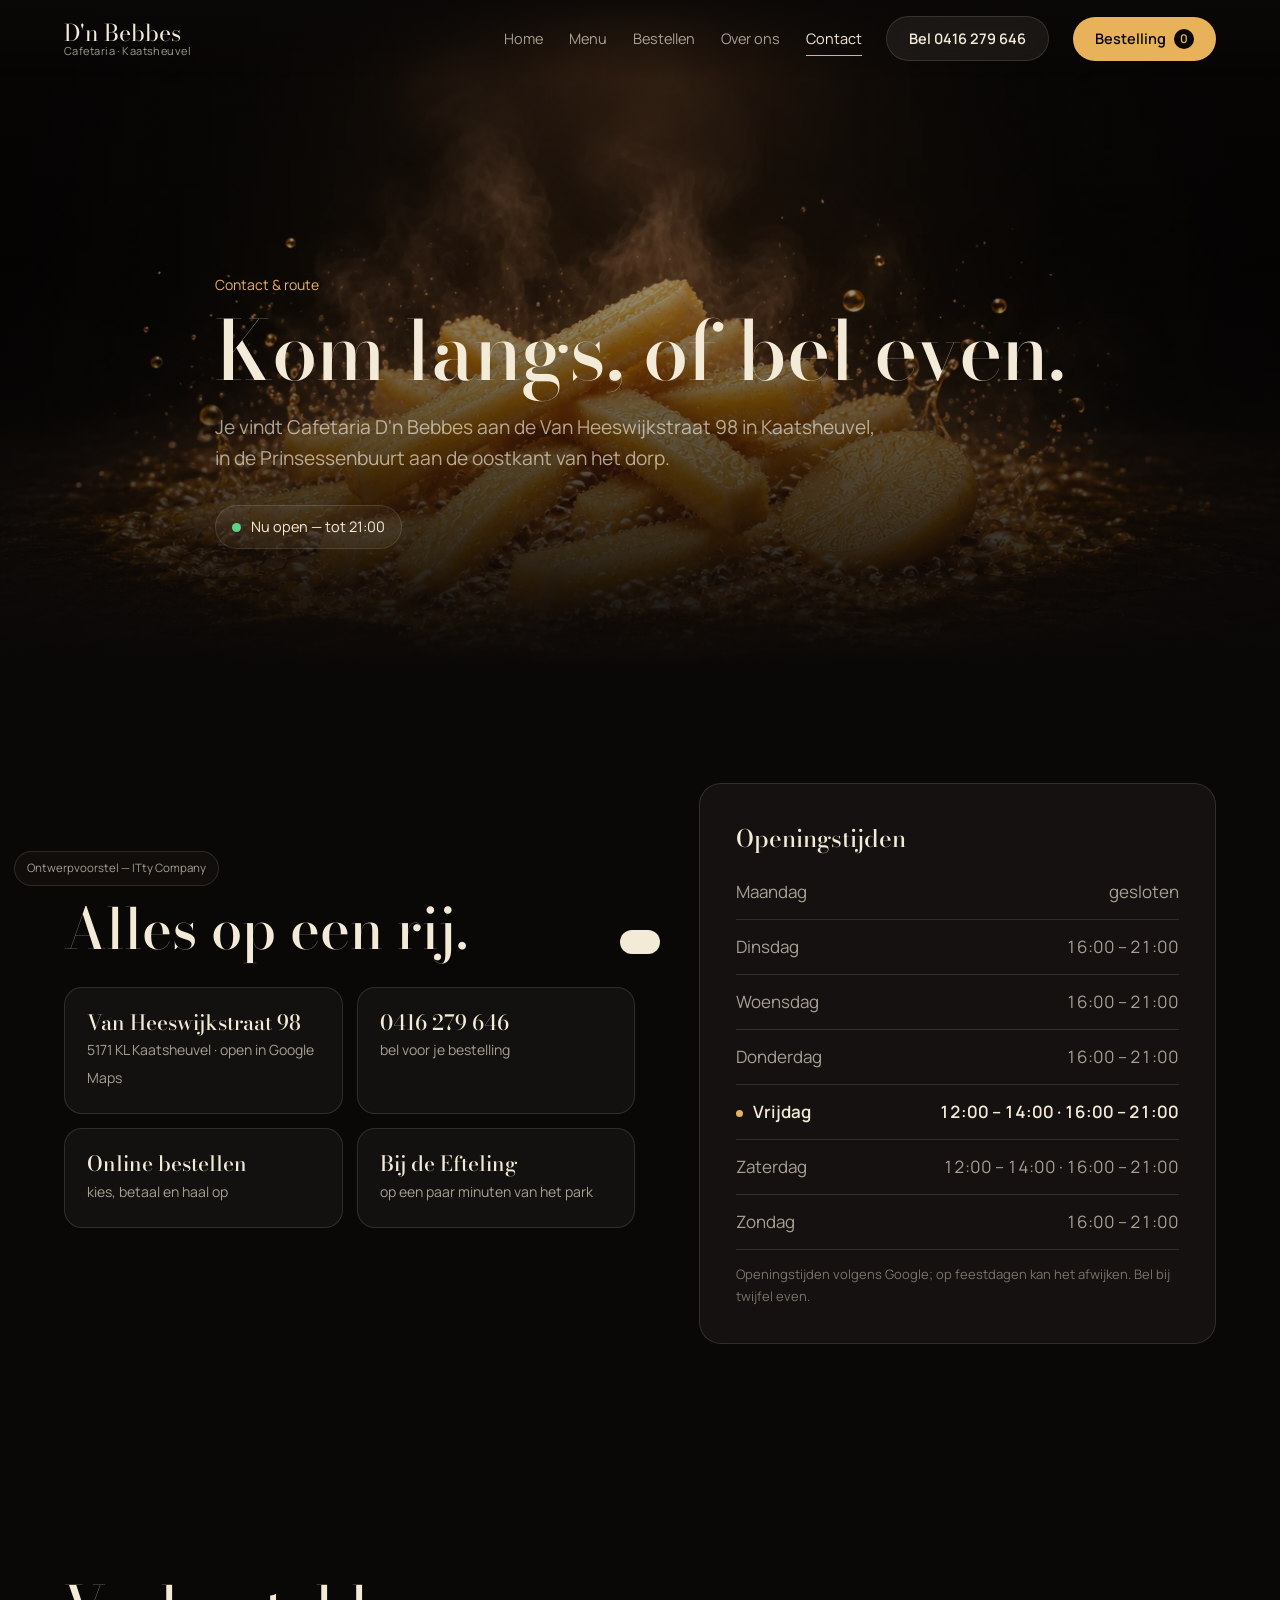
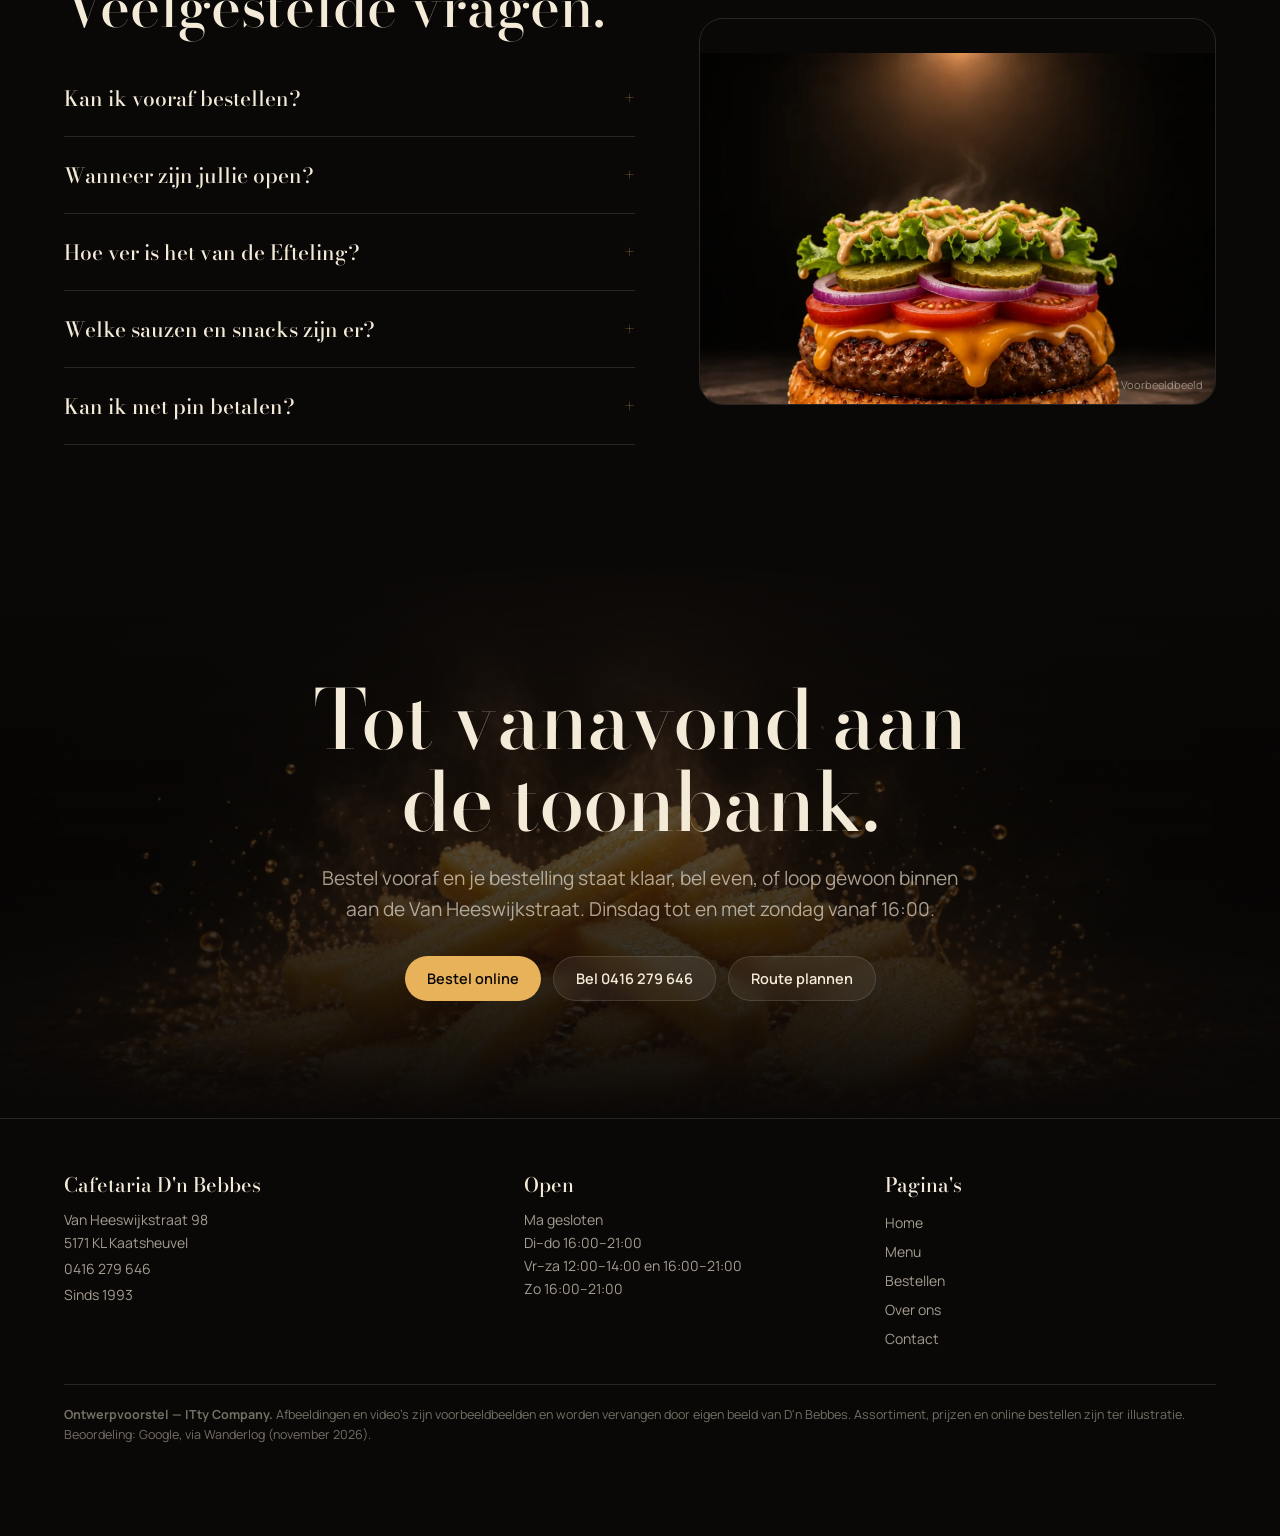
<file: contact.html>
<!DOCTYPE html>
<html lang="nl">
<head>
<meta charset="utf-8">
<meta name="viewport" content="width=device-width, initial-scale=1">
<title>Contact & route — Cafetaria D'n Bebbes, Kaatsheuvel</title>
<meta name="description" content="Cafetaria aan de Van Heeswijkstraat 98 in Kaatsheuvel, vlak bij de Efteling. Friet, snacks en burgers, ★ 4,4 op Google. Di–zo vanaf 16:00, bel 0416 279 646.">
<meta name="theme-color" content="#0a0807">
<meta property="og:title" content="Contact & route — Cafetaria D'n Bebbes, Kaatsheuvel">
<meta property="og:description" content="Cafetaria aan de Van Heeswijkstraat 98 in Kaatsheuvel, vlak bij de Efteling. Friet, snacks en burgers, ★ 4,4 op Google. Di–zo vanaf 16:00, bel 0416 279 646.">
<meta property="og:image" content="assets/img/f5.webp">
<link rel="icon" href="data:image/svg+xml,%3Csvg xmlns='http://www.w3.org/2000/svg' viewBox='0 0 32 32'%3E%3Crect width='32' height='32' rx='8' fill='%230a0807'/%3E%3Ctext x='16' y='23' font-size='20' text-anchor='middle' fill='%23e8b25a' font-family='serif'%3EB%3C/text%3E%3C/svg%3E">
<link rel="preconnect" href="https://fonts.googleapis.com">
<link rel="preconnect" href="https://fonts.gstatic.com" crossorigin>
<link href="https://fonts.googleapis.com/css2?family=Bodoni+Moda:ital,opsz,wght@0,6..96,500;0,6..96,700;1,6..96,500&family=Manrope:wght@400;500;600&display=swap" rel="stylesheet">
<link rel="stylesheet" href="assets/style.css">
</head>
<body>
<a class="skip" href="#inhoud">Naar inhoud</a>
<header class="hd">
  <a class="logo" href="index.html">D'n Bebbes<small>Cafetaria · Kaatsheuvel</small></a>
  <nav class="nav" aria-label="Hoofdmenu"><a href="index.html">Home</a><a href="menu.html">Menu</a><a href="bestellen.html">Bestellen</a><a href="over-ons.html">Over ons</a><a href="contact.html" aria-current="page">Contact</a></nav>
  <a class="btn ghost call" href="tel:+31416279646">Bel 0416 279 646</a>
  <a class="btn cart-btn" href="bestellen.html#mandje" aria-label="Bestelling bekijken">Bestelling <span class="cart-count">0</span></a>
  <button class="burger" aria-label="Menu" aria-expanded="false"><span></span><span></span><span></span></button>
</header>
<main id="inhoud">
<section class="phero">
  <video src="assets/loop-frituur.mp4" poster="assets/img/f3.webp" autoplay muted loop playsinline aria-hidden="true"></video>
  <div class="wrap">
    <p class="eyebrow rv">Contact &amp; route</p>
    <h1 class="words">Kom langs, of bel even.</h1>
    <p class="lead rv">Je vindt Cafetaria D'n Bebbes aan de Van Heeswijkstraat 98 in Kaatsheuvel, in de Prinsessenbuurt aan de oostkant van het dorp.</p>
    <div class="row rv" style="--d:1"><span class="status">…</span></div>
  </div>
</section>
<section>
  <div class="wrap split">
    <div>
      <h2 class="h2 words">Alles op een rij.</h2>
      <div class="tiles rv" style="margin-top:28px">
        <a class="tile" href="https://www.google.com/maps/search/?api=1&query=Van+Heeswijkstraat+98+5171+KL+Kaatsheuvel" target="_blank" rel="noopener"><b>Van Heeswijkstraat 98</b><span>5171 KL Kaatsheuvel · open in Google Maps</span></a>
        <a class="tile" href="tel:+31416279646"><b>0416 279 646</b><span>bel voor je bestelling</span></a>
        <a class="tile" href="bestellen.html"><b>Online bestellen</b><span>kies, betaal en haal op</span></a>
        <div class="tile"><b>Bij de Efteling</b><span>op een paar minuten van het park</span></div>
      </div>
    </div>
    <div class="glass rv" style="--d:1"><b style="font:500 24px var(--serif);display:block;margin-bottom:8px">Openingstijden</b><table class="hours">
<tr data-d="1"><td>Maandag</td><td>gesloten</td></tr>
<tr data-d="2"><td>Dinsdag</td><td>16:00 – 21:00</td></tr>
<tr data-d="3"><td>Woensdag</td><td>16:00 – 21:00</td></tr>
<tr data-d="4"><td>Donderdag</td><td>16:00 – 21:00</td></tr>
<tr data-d="5"><td>Vrijdag</td><td>12:00 – 14:00 · 16:00 – 21:00</td></tr>
<tr data-d="6"><td>Zaterdag</td><td>12:00 – 14:00 · 16:00 – 21:00</td></tr>
<tr data-d="0"><td>Zondag</td><td>16:00 – 21:00</td></tr>
</table>
<p class="note">Openingstijden volgens Google; op feestdagen kan het afwijken. Bel bij twijfel even.</p></div>
  </div>
</section>
<section>
  <div class="wrap split flip">
    <div class="pic rv"><img data-par="y" src="assets/img/b3.webp" alt="Burger met verse toppings" loading="lazy"><small>Voorbeeldbeeld</small></div>
    <div>
      <h2 class="h2 words">Veelgestelde vragen.</h2>
      <div class="rv" style="margin-top:22px">
        <details><summary>Kan ik vooraf bestellen?</summary><p>Ja. Bel naar 0416 279 646 en vraag wanneer je je bestelling kunt ophalen. Online bestellen laten we in dit ontwerp alvast zien.</p></details>
        <details><summary>Wanneer zijn jullie open?</summary><p>Dinsdag tot en met zondag vanaf 16:00, op vrijdag en zaterdag ook tussen 12:00 en 14:00. Op maandag is de zaak dicht.</p></details>
        <details><summary>Hoe ver is het van de Efteling?</summary><p>Een paar minuten. Ideaal voor een warme hap na een dag in het park.</p></details>
        <details><summary>Welke sauzen en snacks zijn er?</summary><p>Dat hoor je het snelst aan de toonbank of aan de telefoon.</p></details><details><summary>Kan ik met pin betalen?</summary><p>Vraag het even aan de toonbank.</p></details>
      </div>
    </div>
  </div>
</section>
<section class="finale">
  <img class="bgimg" data-par="y" src="assets/img/f3.webp" alt="" loading="lazy">
  <div class="wrap">
    <h2 class="h1 words">Tot vanavond aan de toonbank.</h2>
    <p class="lead rv">Bestel vooraf en je bestelling staat klaar, bel even, of loop gewoon binnen aan de Van Heeswijkstraat. Dinsdag tot en met zondag vanaf 16:00.</p>
    <div class="row rv" style="--d:1"><a class="btn" href="bestellen.html">Bestel online</a><a class="btn ghost" href="tel:+31416279646">Bel 0416 279 646</a><a class="btn ghost" href="https://www.google.com/maps/search/?api=1&query=Van+Heeswijkstraat+98+5171+KL+Kaatsheuvel" target="_blank" rel="noopener">Route plannen</a></div>
  </div>
</section>
</main>
<footer>
  <div class="wrap">
    <div><b>Cafetaria D'n Bebbes</b>Van Heeswijkstraat 98<br>5171 KL Kaatsheuvel<br><a href="tel:+31416279646">0416 279 646</a>Sinds 1993</div>
    <div><b>Open</b>Ma gesloten<br>Di–do 16:00–21:00<br>Vr–za 12:00–14:00 en 16:00–21:00<br>Zo 16:00–21:00</div>
    <div><b>Pagina's</b><a href="index.html">Home</a><a href="menu.html">Menu</a><a href="bestellen.html">Bestellen</a><a href="over-ons.html">Over ons</a><a href="contact.html">Contact</a></div>
    <p class="demo"><strong>Ontwerpvoorstel — ITty Company.</strong> Afbeeldingen en video's zijn voorbeeldbeelden en worden vervangen door eigen beeld van D'n Bebbes. Assortiment, prijzen en online bestellen zijn ter illustratie. Beoordeling: Google, via Wanderlog (november 2026).</p>
  </div>
</footer>
<div class="demo-pill">Ontwerpvoorstel — ITty Company</div>
<div class="toast" role="status"></div>
<script src="assets/vendor/lenis.min.js"></script>
<script src="assets/site.js"></script>

</body>
</html>
</file>
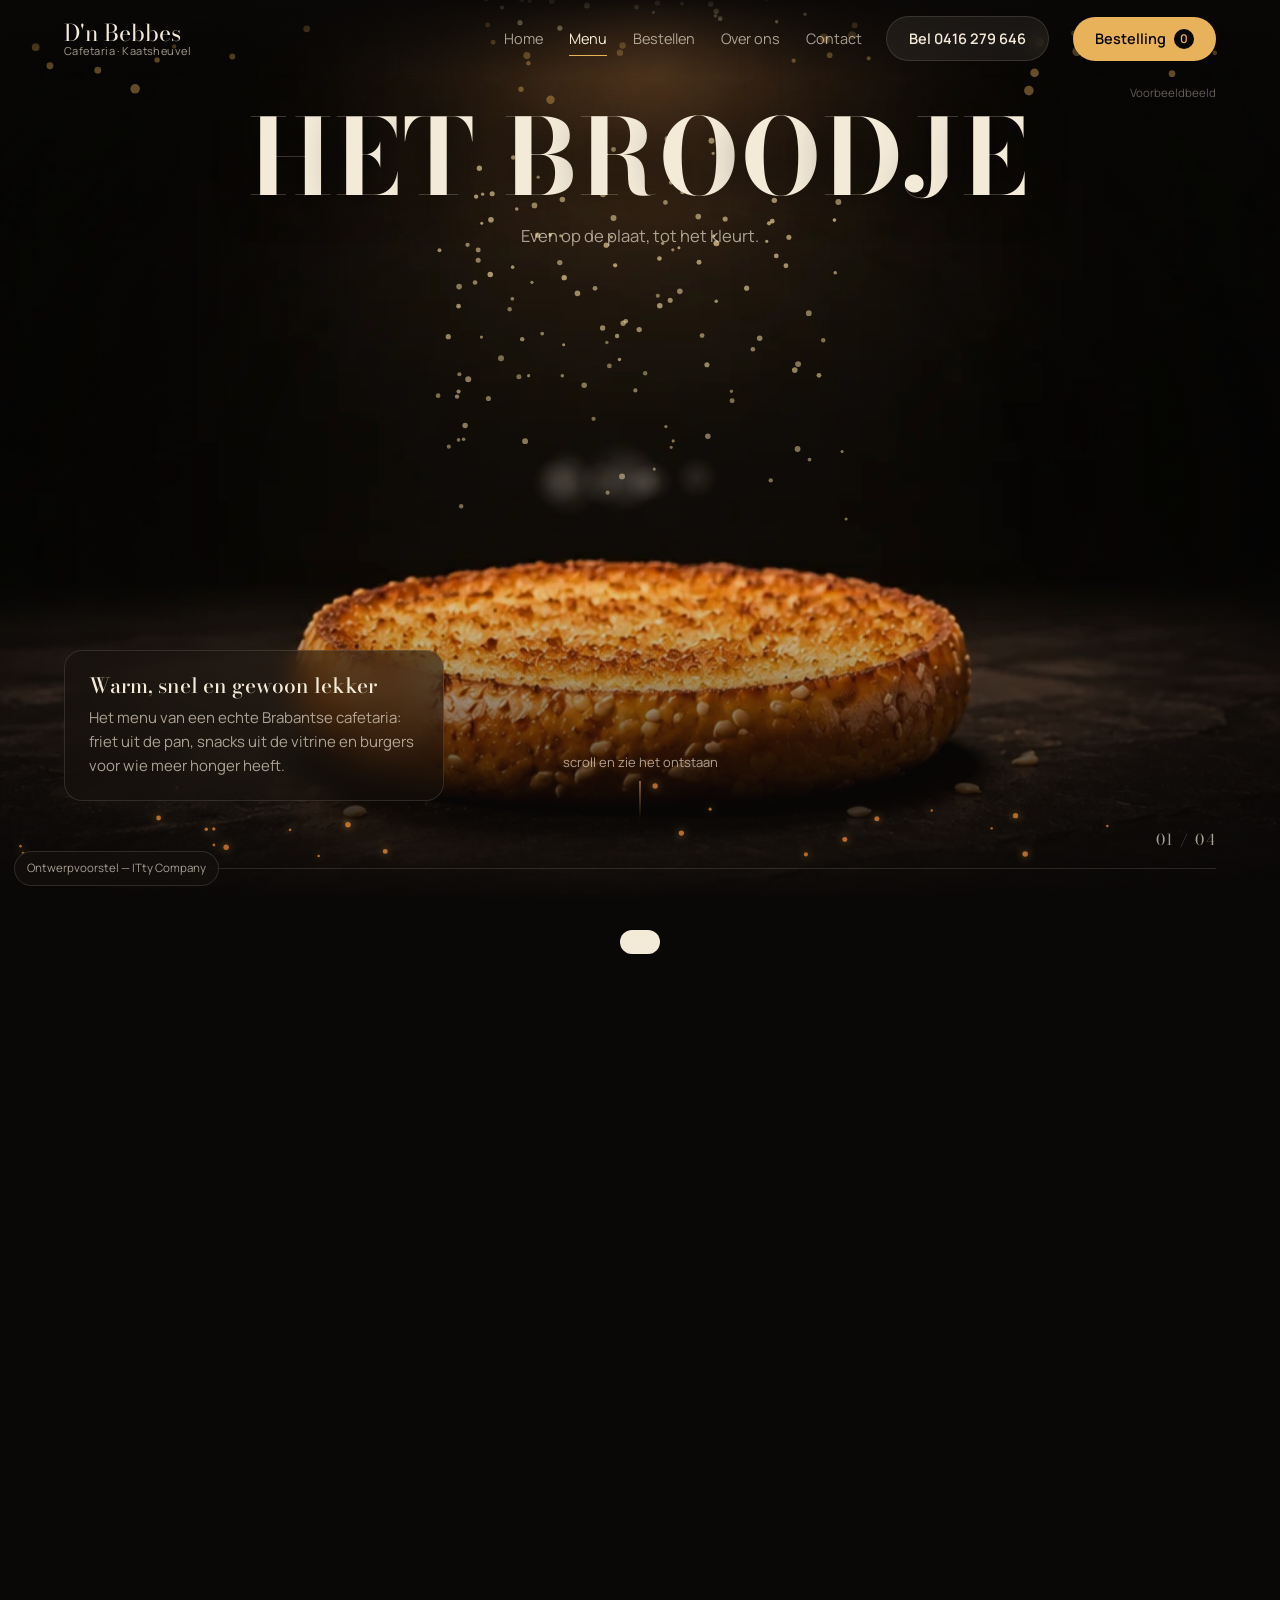
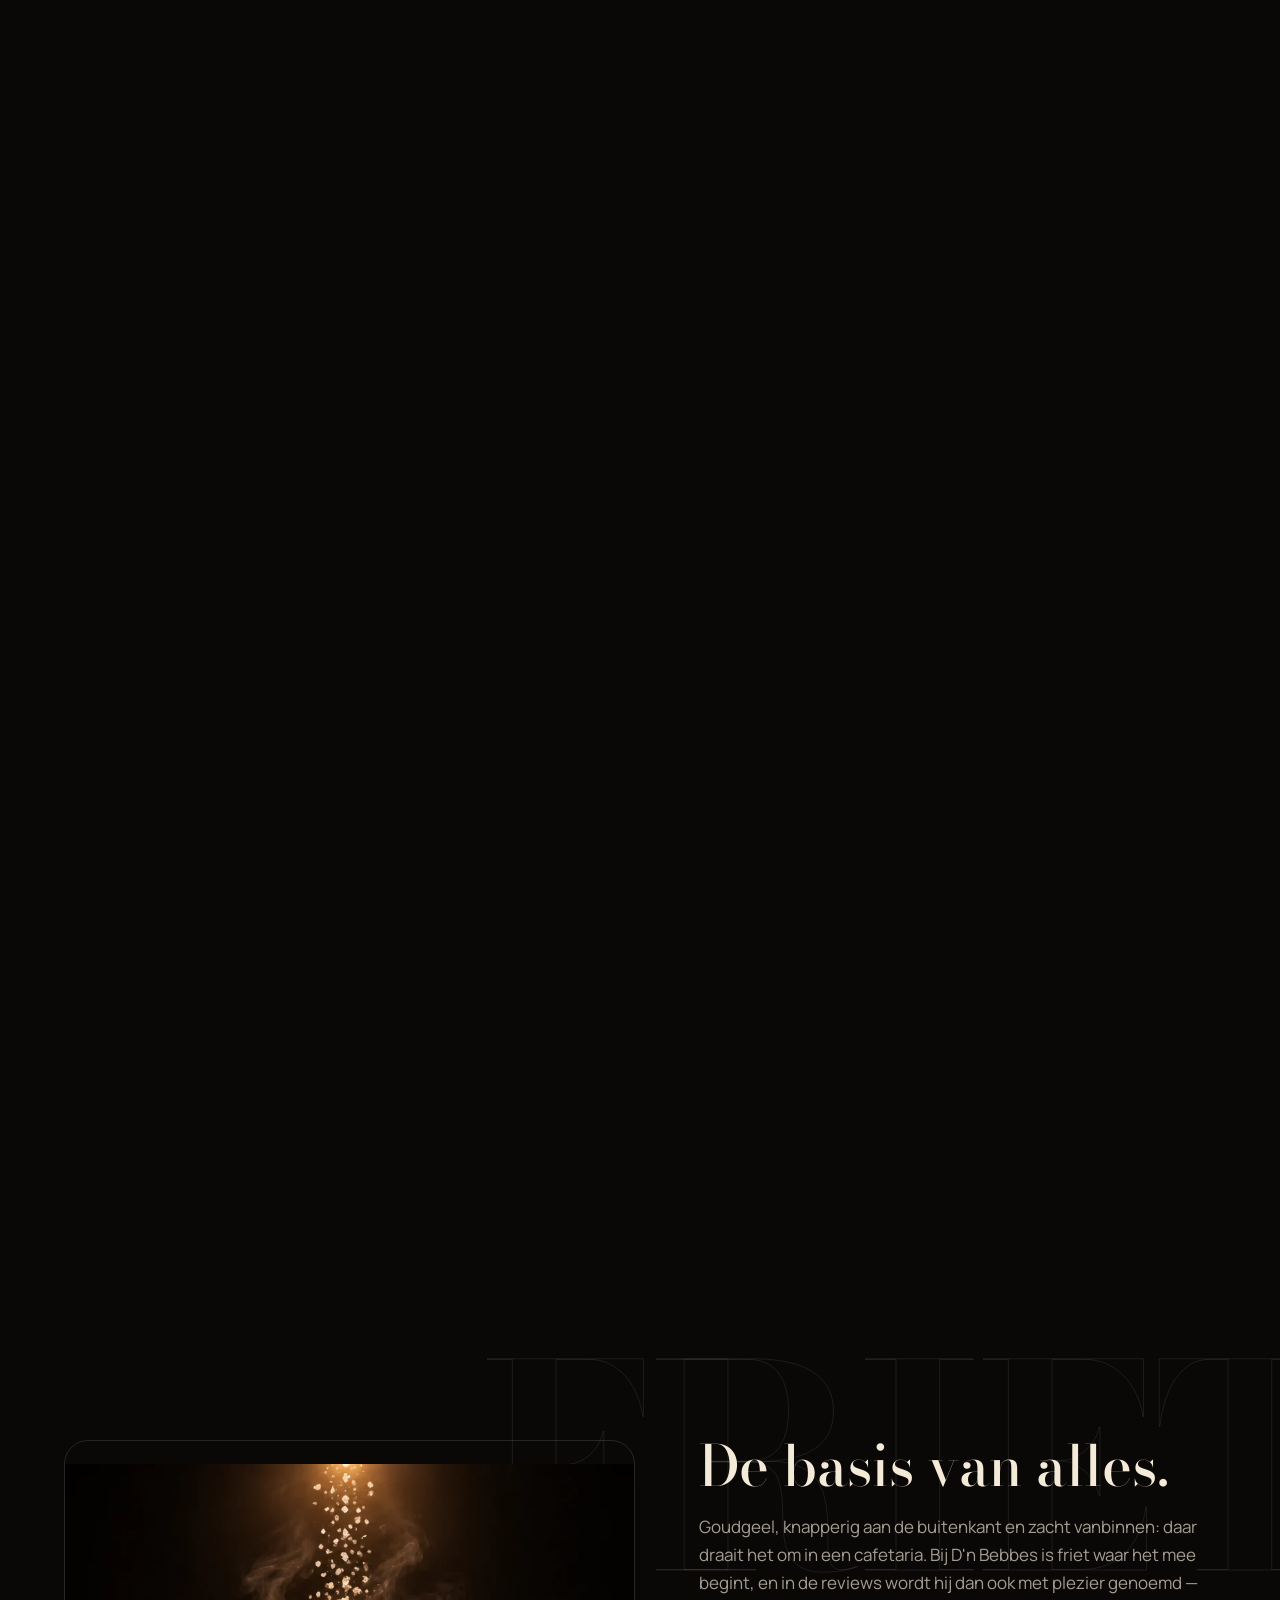
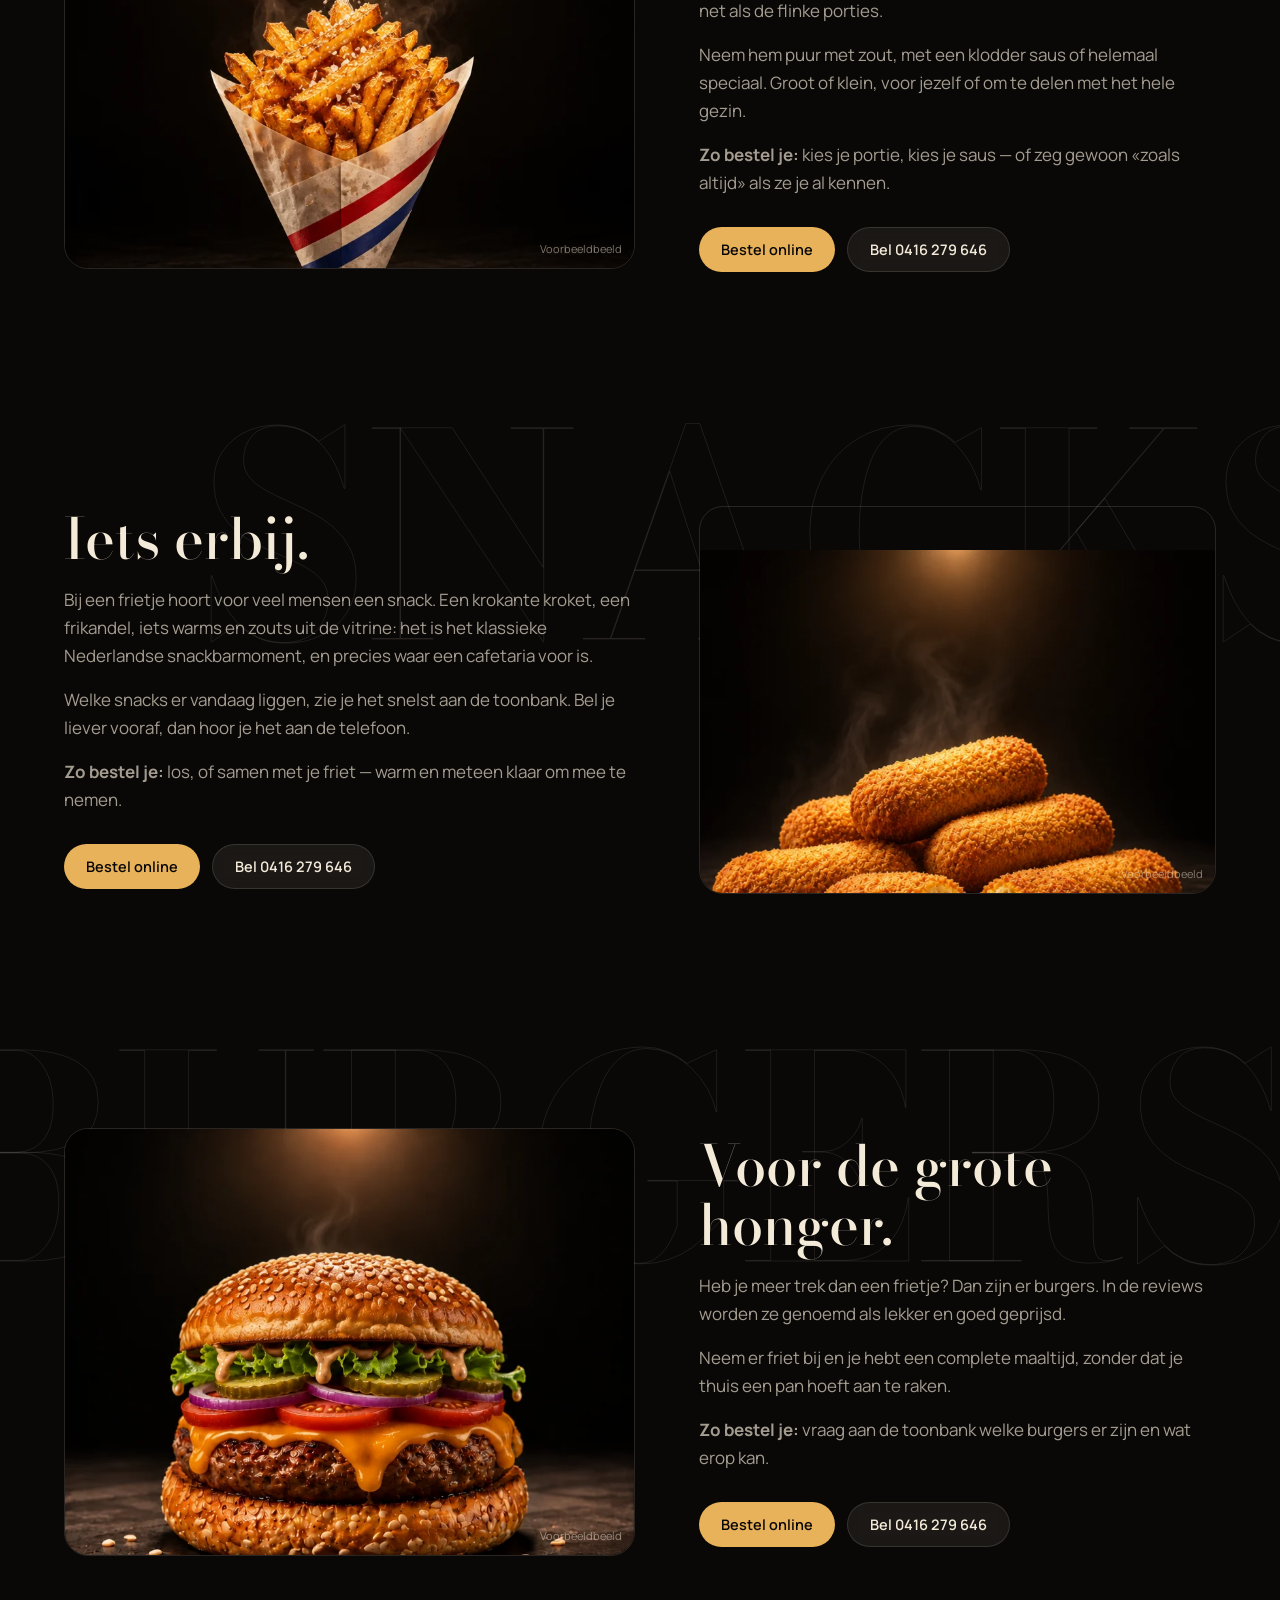
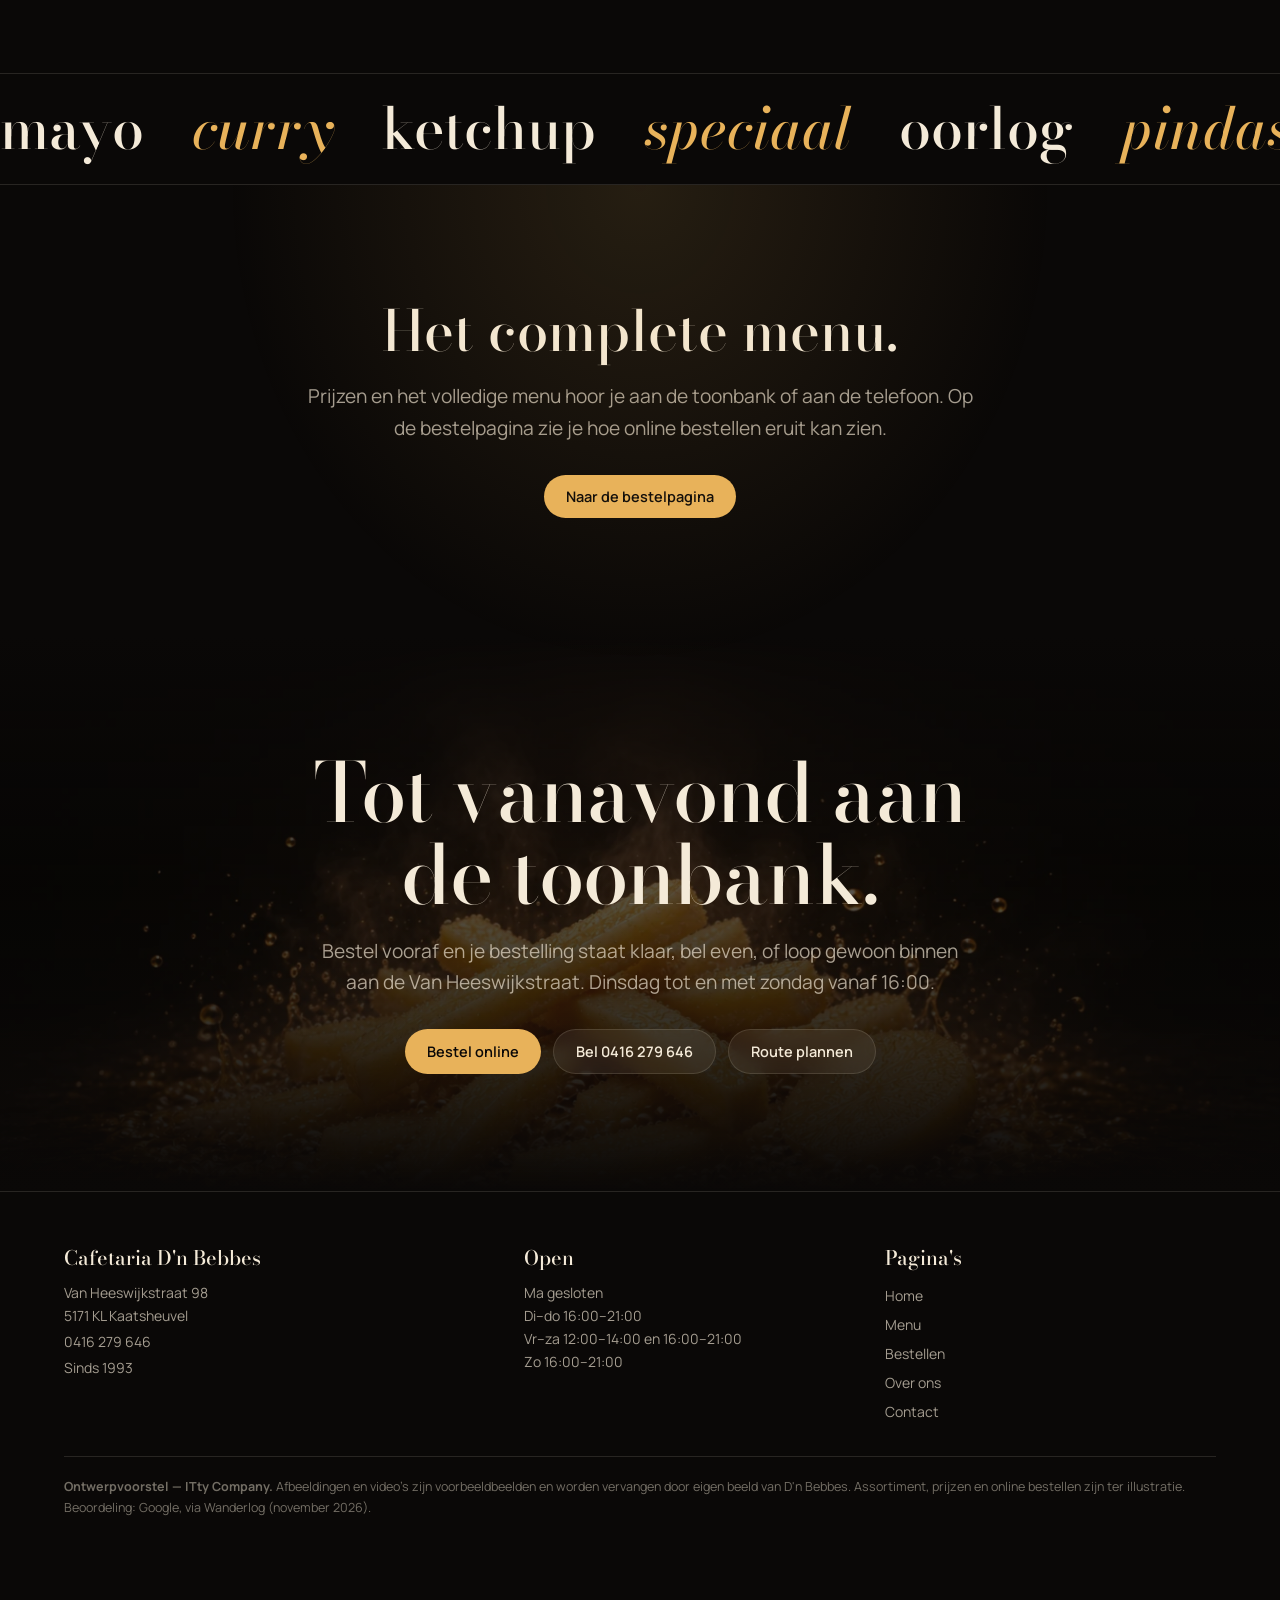
<file: menu.html>
<!DOCTYPE html>
<html lang="nl">
<head>
<meta charset="utf-8">
<meta name="viewport" content="width=device-width, initial-scale=1">
<title>Menu — Cafetaria D'n Bebbes, Kaatsheuvel</title>
<meta name="description" content="Cafetaria aan de Van Heeswijkstraat 98 in Kaatsheuvel, vlak bij de Efteling. Friet, snacks en burgers, ★ 4,4 op Google. Di–zo vanaf 16:00, bel 0416 279 646.">
<meta name="theme-color" content="#0a0807">
<meta property="og:title" content="Menu — Cafetaria D'n Bebbes, Kaatsheuvel">
<meta property="og:description" content="Cafetaria aan de Van Heeswijkstraat 98 in Kaatsheuvel, vlak bij de Efteling. Friet, snacks en burgers, ★ 4,4 op Google. Di–zo vanaf 16:00, bel 0416 279 646.">
<meta property="og:image" content="assets/img/f5.webp">
<link rel="icon" href="data:image/svg+xml,%3Csvg xmlns='http://www.w3.org/2000/svg' viewBox='0 0 32 32'%3E%3Crect width='32' height='32' rx='8' fill='%230a0807'/%3E%3Ctext x='16' y='23' font-size='20' text-anchor='middle' fill='%23e8b25a' font-family='serif'%3EB%3C/text%3E%3C/svg%3E">
<link rel="preconnect" href="https://fonts.googleapis.com">
<link rel="preconnect" href="https://fonts.gstatic.com" crossorigin>
<link href="https://fonts.googleapis.com/css2?family=Bodoni+Moda:ital,opsz,wght@0,6..96,500;0,6..96,700;1,6..96,500&family=Manrope:wght@400;500;600&display=swap" rel="stylesheet">
<link rel="stylesheet" href="assets/style.css">
</head>
<body>
<a class="skip" href="#inhoud">Naar inhoud</a>
<header class="hd">
  <a class="logo" href="index.html">D'n Bebbes<small>Cafetaria · Kaatsheuvel</small></a>
  <nav class="nav" aria-label="Hoofdmenu"><a href="index.html">Home</a><a href="menu.html" aria-current="page">Menu</a><a href="bestellen.html">Bestellen</a><a href="over-ons.html">Over ons</a><a href="contact.html">Contact</a></nav>
  <a class="btn ghost call" href="tel:+31416279646">Bel 0416 279 646</a>
  <a class="btn cart-btn" href="bestellen.html#mandje" aria-label="Bestelling bekijken">Bestelling <span class="cart-count">0</span></a>
  <button class="burger" aria-label="Menu" aria-expanded="false"><span></span><span></span><span></span></button>
</header>
<main id="inhoud">
<section class="film" data-src="assets/film-burger.mp4" style="--n:4" aria-label="Menu — friet, snacks en burgers bij D&#x27;n Bebbes">
  <div class="stage">
    <video poster="assets/img/b1.webp" muted playsinline preload="auto" aria-hidden="true"></video>
    <canvas aria-hidden="true"></canvas>
    <h1 class="sr">Menu — friet, snacks en burgers bij D'n Bebbes</h1>
    <div class="ftitle"><h2></h2><p></p></div>
    <article class="fcard"><b>Warm, snel en gewoon lekker</b>Het menu van een echte Brabantse cafetaria: friet uit de pan, snacks uit de vitrine en burgers voor wie meer honger heeft.</article>
<article class="fcard"><b>Voor de grote honger</b>In de reviews worden de burgers genoemd als lekker en goed geprijsd — precies wat je wilt van de burger bij jouw cafetaria om de hoek.</article>
<article class="fcard"><b>Alles erop</b>Vraag aan de toonbank welke burgers er zijn en wat erop kan. Neem er friet bij en je hebt een complete maaltijd.</article>
<article class="fcard"><b>Zin gekregen?</b>Stel je bestelling online samen en haal hem warm op.<a class="btn" href="bestellen.html">Bestel een burger</a></article>

    <div class="ftag">Voorbeeldbeeld</div>
    <div class="fhint">scroll en zie het ontstaan</div>
    <div class="fcount"></div><div class="fbar"><i></i></div>
  </div>
  <script type="application/json">[{"t": "Het broodje", "s": "Even op de plaat, tot het kleurt.", "fx": "seeds"}, {"t": "Van de plaat", "s": "Een sappige burger, kaas erover.", "fx": "embers"}, {"t": "Belegd", "s": "Tomaat, ui, augurk, sla.", "fx": "drops", "dy": 7}, {"t": "Klaar", "s": "Dichtklappen en meenemen.", "fx": "steam", "dy": 9}]</script>
</section><section class="lint" id="friet">
  <div class="big" data-par="x" aria-hidden="true">friet</div>
  <div class="wrap split">
    <div class="pic rv"><img data-par="y" src="assets/img/f4.webp" alt="Puntzak friet" loading="lazy"><small>Voorbeeldbeeld</small></div>
    <div><h2 class="h2 words">De basis van alles.</h2><div class="prose rv"><p>Goudgeel, knapperig aan de buitenkant en zacht vanbinnen: daar draait het om in een cafetaria. Bij D'n Bebbes is friet waar het mee begint, en in de reviews wordt hij dan ook met plezier genoemd — net als de flinke porties.</p><p>Neem hem puur met zout, met een klodder saus of helemaal speciaal. Groot of klein, voor jezelf of om te delen met het hele gezin.</p><p><strong>Zo bestel je:</strong> kies je portie, kies je saus — of zeg gewoon «zoals altijd» als ze je al kennen.</p></div>
    <div class="row rv"><a class="btn" href="bestellen.html">Bestel online</a><a class="btn ghost" href="tel:+31416279646">Bel 0416 279 646</a></div></div>
  </div>
</section><section class="lint" id="snacks">
  <div class="big" data-par="x" aria-hidden="true">snacks</div>
  <div class="wrap split flip">
    <div class="pic rv"><img data-par="y" src="assets/img/s3.webp" alt="Krokante kroketten" loading="lazy"><small>Voorbeeldbeeld</small></div>
    <div><h2 class="h2 words">Iets erbij.</h2><div class="prose rv"><p>Bij een frietje hoort voor veel mensen een snack. Een krokante kroket, een frikandel, iets warms en zouts uit de vitrine: het is het klassieke Nederlandse snackbarmoment, en precies waar een cafetaria voor is.</p><p>Welke snacks er vandaag liggen, zie je het snelst aan de toonbank. Bel je liever vooraf, dan hoor je het aan de telefoon.</p><p><strong>Zo bestel je:</strong> los, of samen met je friet — warm en meteen klaar om mee te nemen.</p></div>
    <div class="row rv"><a class="btn" href="bestellen.html">Bestel online</a><a class="btn ghost" href="tel:+31416279646">Bel 0416 279 646</a></div></div>
  </div>
</section><section class="lint" id="burgers">
  <div class="big" data-par="x" aria-hidden="true">burgers</div>
  <div class="wrap split">
    <div class="pic rv"><img data-par="y" src="assets/img/b4.webp" alt="Cheeseburger" loading="lazy"><small>Voorbeeldbeeld</small></div>
    <div><h2 class="h2 words">Voor de grote honger.</h2><div class="prose rv"><p>Heb je meer trek dan een frietje? Dan zijn er burgers. In de reviews worden ze genoemd als lekker en goed geprijsd.</p><p>Neem er friet bij en je hebt een complete maaltijd, zonder dat je thuis een pan hoeft aan te raken.</p><p><strong>Zo bestel je:</strong> vraag aan de toonbank welke burgers er zijn en wat erop kan.</p></div>
    <div class="row rv"><a class="btn" href="bestellen.html">Bestel online</a><a class="btn ghost" href="tel:+31416279646">Bel 0416 279 646</a></div></div>
  </div>
</section><section class="marq" aria-label="Sauzen"><div><span>mayo</span><span>curry</span><span>ketchup</span><span>speciaal</span><span>oorlog</span><span>pindasaus</span><span>of gewoon zonder</span><span>mayo</span><span>curry</span><span>ketchup</span><span>speciaal</span><span>oorlog</span><span>pindasaus</span><span>of gewoon zonder</span><span>mayo</span><span>curry</span><span>ketchup</span><span>speciaal</span><span>oorlog</span><span>pindasaus</span><span>of gewoon zonder</span><span>mayo</span><span>curry</span><span>ketchup</span><span>speciaal</span><span>oorlog</span><span>pindasaus</span><span>of gewoon zonder</span></div></section>
<section class="glow">
  <div class="wrap" style="text-align:center">
    <h2 class="h2 words" style="margin-inline:auto">Het complete menu.</h2>
    <p class="lead rv" style="margin-inline:auto">Prijzen en het volledige menu hoor je aan de toonbank of aan de telefoon. Op de bestelpagina zie je hoe online bestellen eruit kan zien.</p>
    <div class="row rv" style="justify-content:center"><a class="btn" href="bestellen.html">Naar de bestelpagina</a></div>
  </div>
</section>
<section class="finale">
  <img class="bgimg" data-par="y" src="assets/img/f3.webp" alt="" loading="lazy">
  <div class="wrap">
    <h2 class="h1 words">Tot vanavond aan de toonbank.</h2>
    <p class="lead rv">Bestel vooraf en je bestelling staat klaar, bel even, of loop gewoon binnen aan de Van Heeswijkstraat. Dinsdag tot en met zondag vanaf 16:00.</p>
    <div class="row rv" style="--d:1"><a class="btn" href="bestellen.html">Bestel online</a><a class="btn ghost" href="tel:+31416279646">Bel 0416 279 646</a><a class="btn ghost" href="https://www.google.com/maps/search/?api=1&query=Van+Heeswijkstraat+98+5171+KL+Kaatsheuvel" target="_blank" rel="noopener">Route plannen</a></div>
  </div>
</section>
</main>
<footer>
  <div class="wrap">
    <div><b>Cafetaria D'n Bebbes</b>Van Heeswijkstraat 98<br>5171 KL Kaatsheuvel<br><a href="tel:+31416279646">0416 279 646</a>Sinds 1993</div>
    <div><b>Open</b>Ma gesloten<br>Di–do 16:00–21:00<br>Vr–za 12:00–14:00 en 16:00–21:00<br>Zo 16:00–21:00</div>
    <div><b>Pagina's</b><a href="index.html">Home</a><a href="menu.html">Menu</a><a href="bestellen.html">Bestellen</a><a href="over-ons.html">Over ons</a><a href="contact.html">Contact</a></div>
    <p class="demo"><strong>Ontwerpvoorstel — ITty Company.</strong> Afbeeldingen en video's zijn voorbeeldbeelden en worden vervangen door eigen beeld van D'n Bebbes. Assortiment, prijzen en online bestellen zijn ter illustratie. Beoordeling: Google, via Wanderlog (november 2026).</p>
  </div>
</footer>
<div class="demo-pill">Ontwerpvoorstel — ITty Company</div>
<div class="toast" role="status"></div>
<script src="assets/vendor/lenis.min.js"></script>
<script src="assets/site.js"></script>

</body>
</html>
</file>
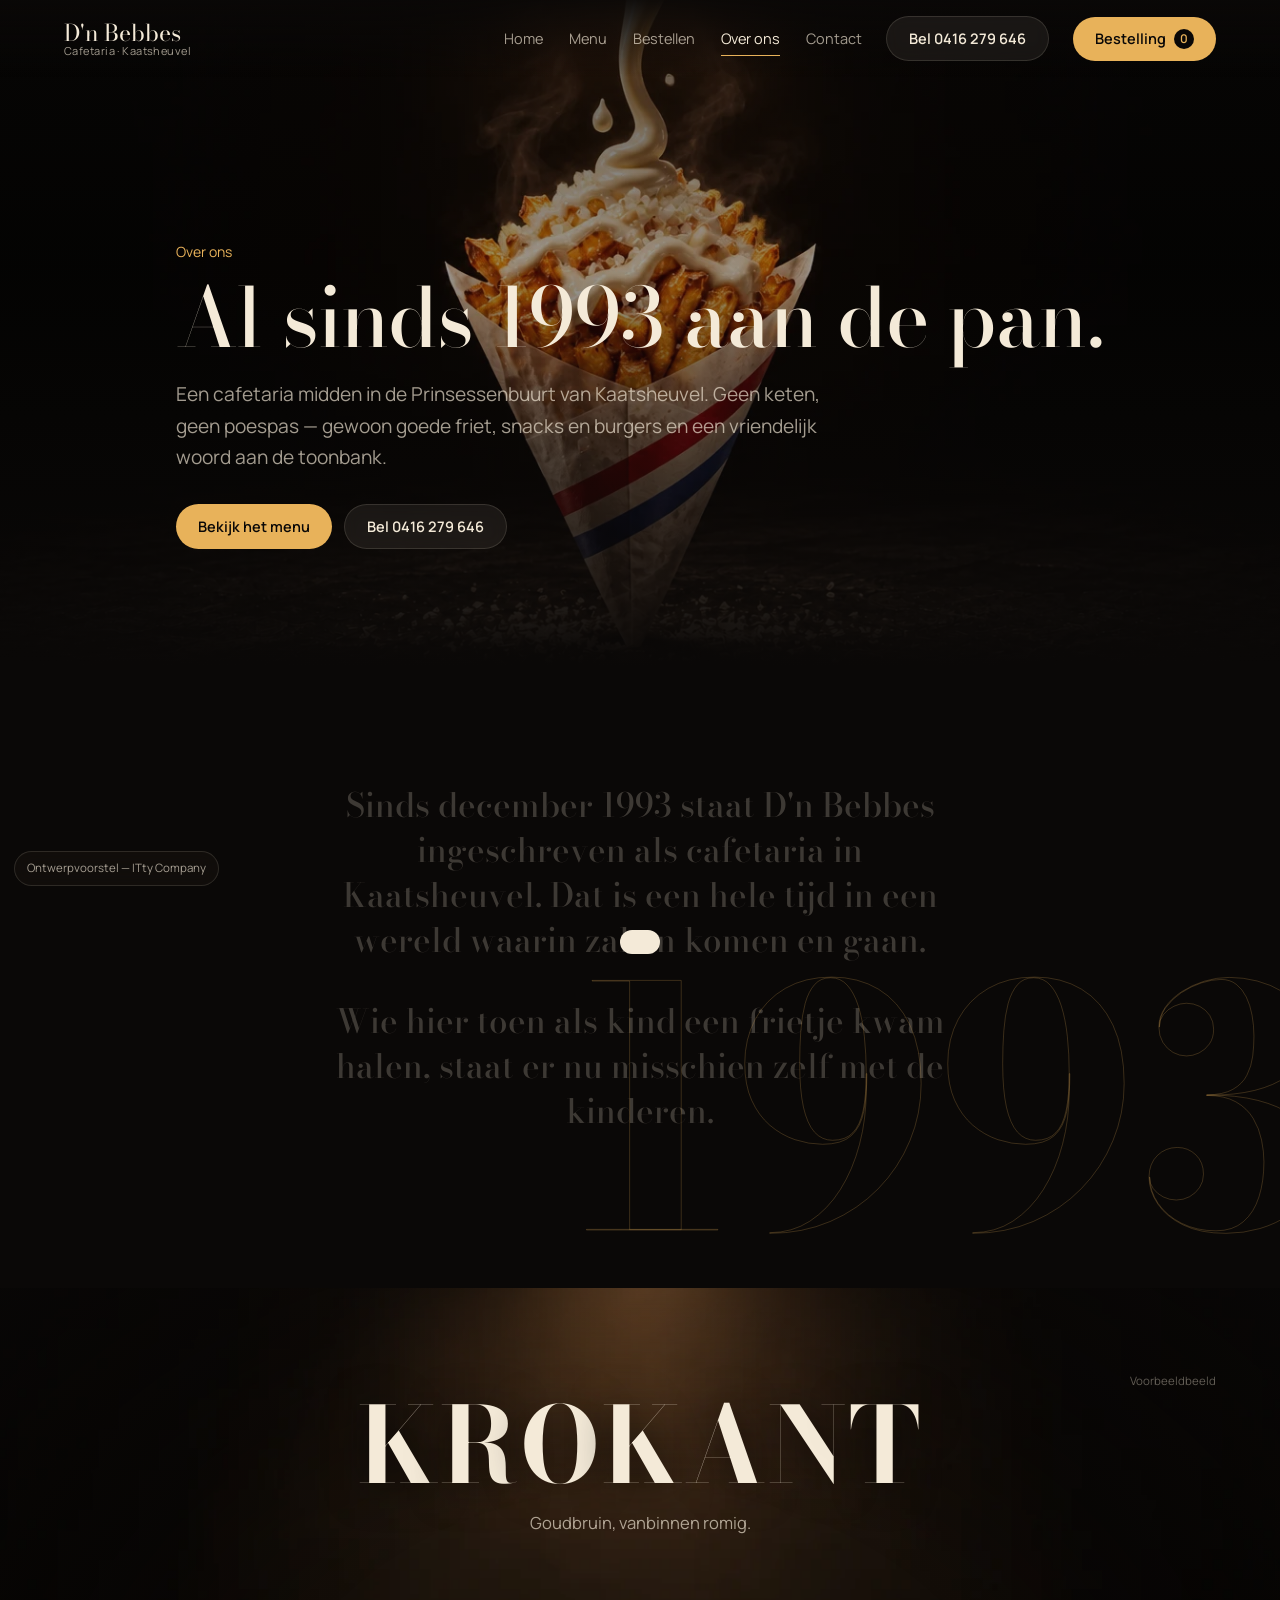
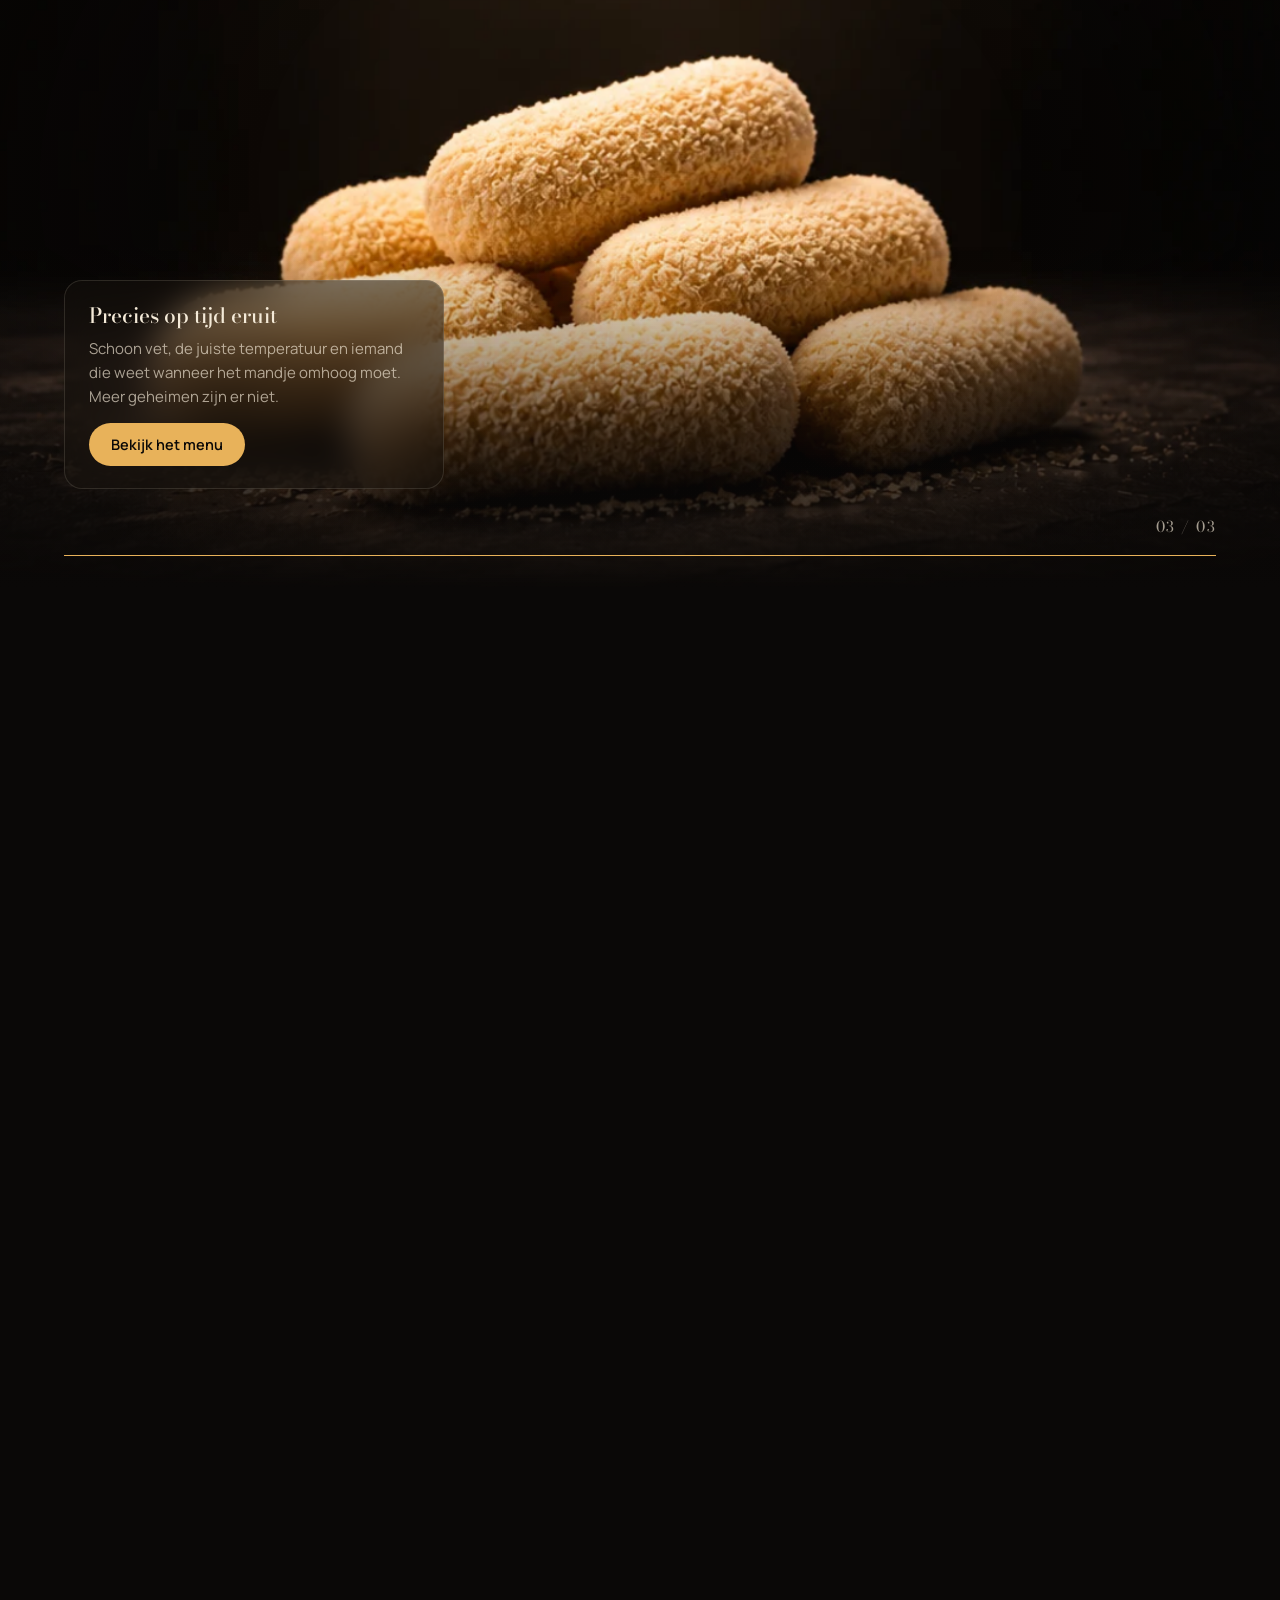
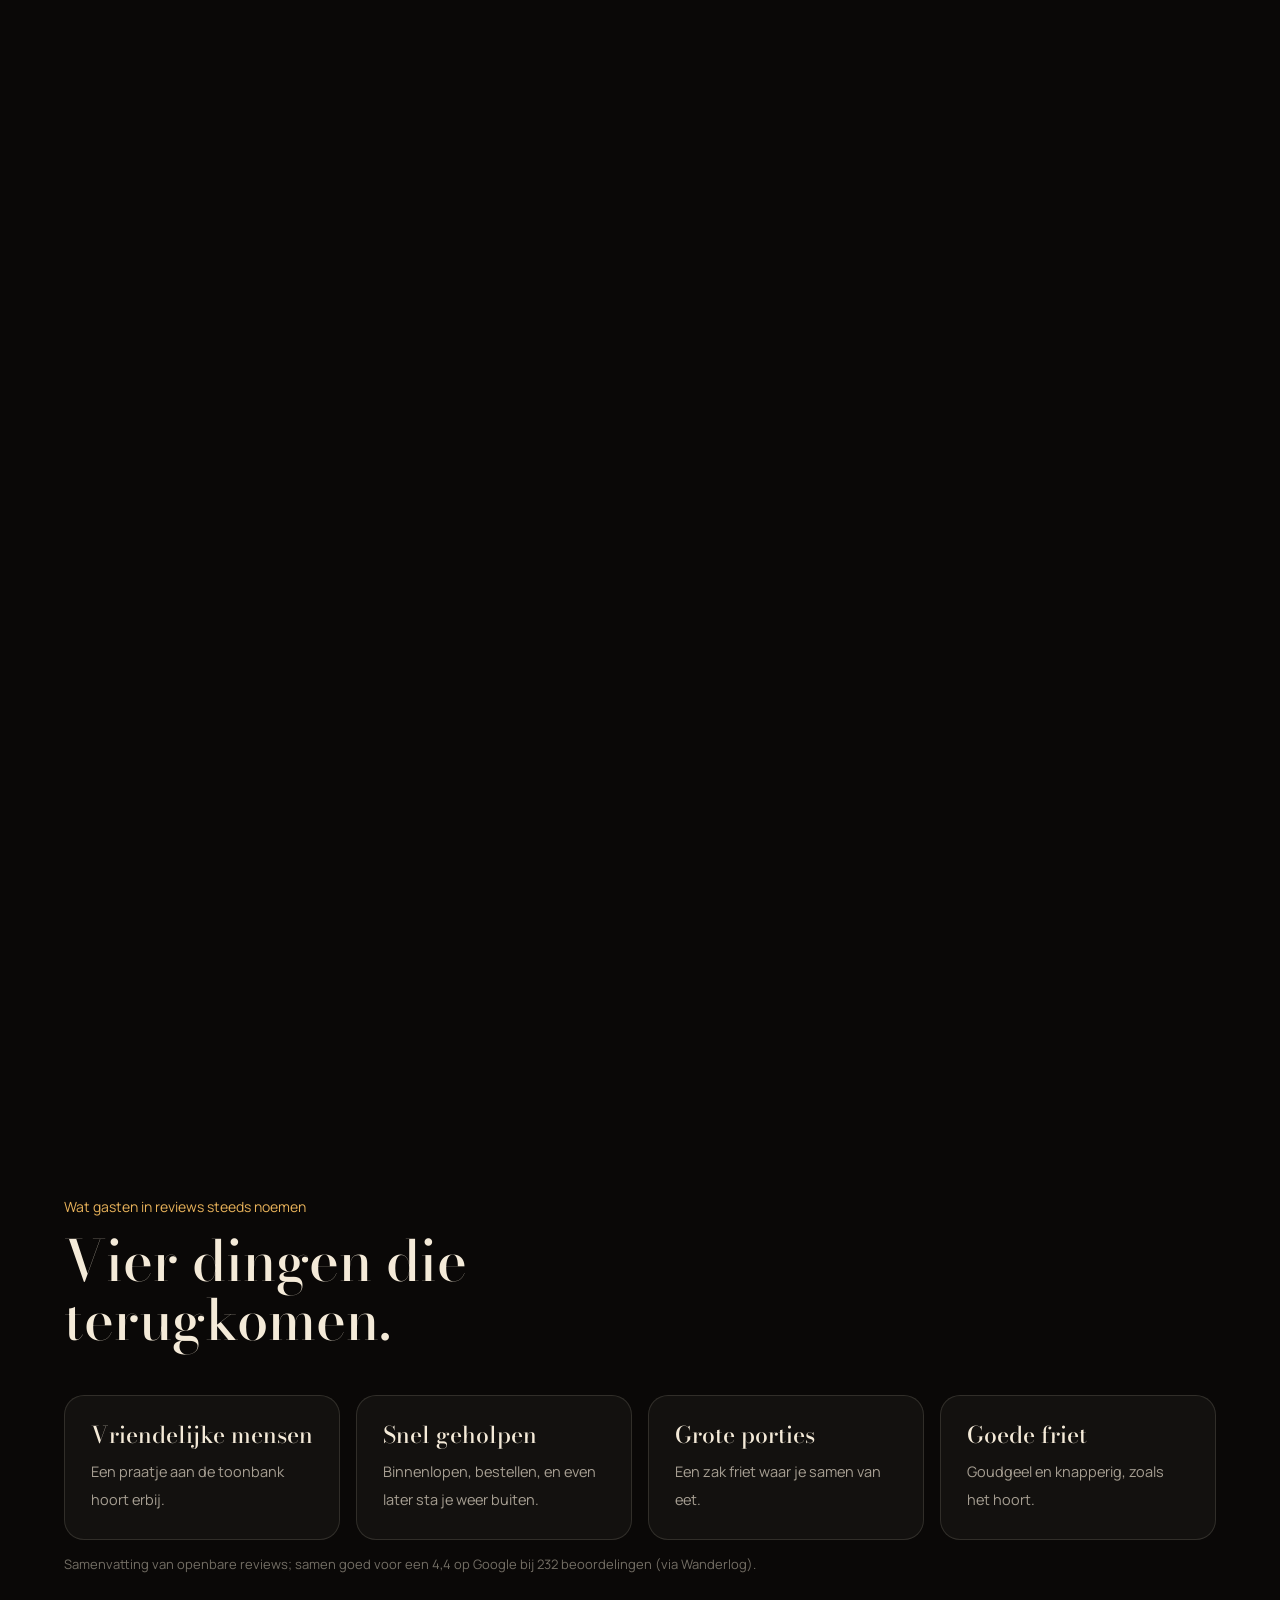
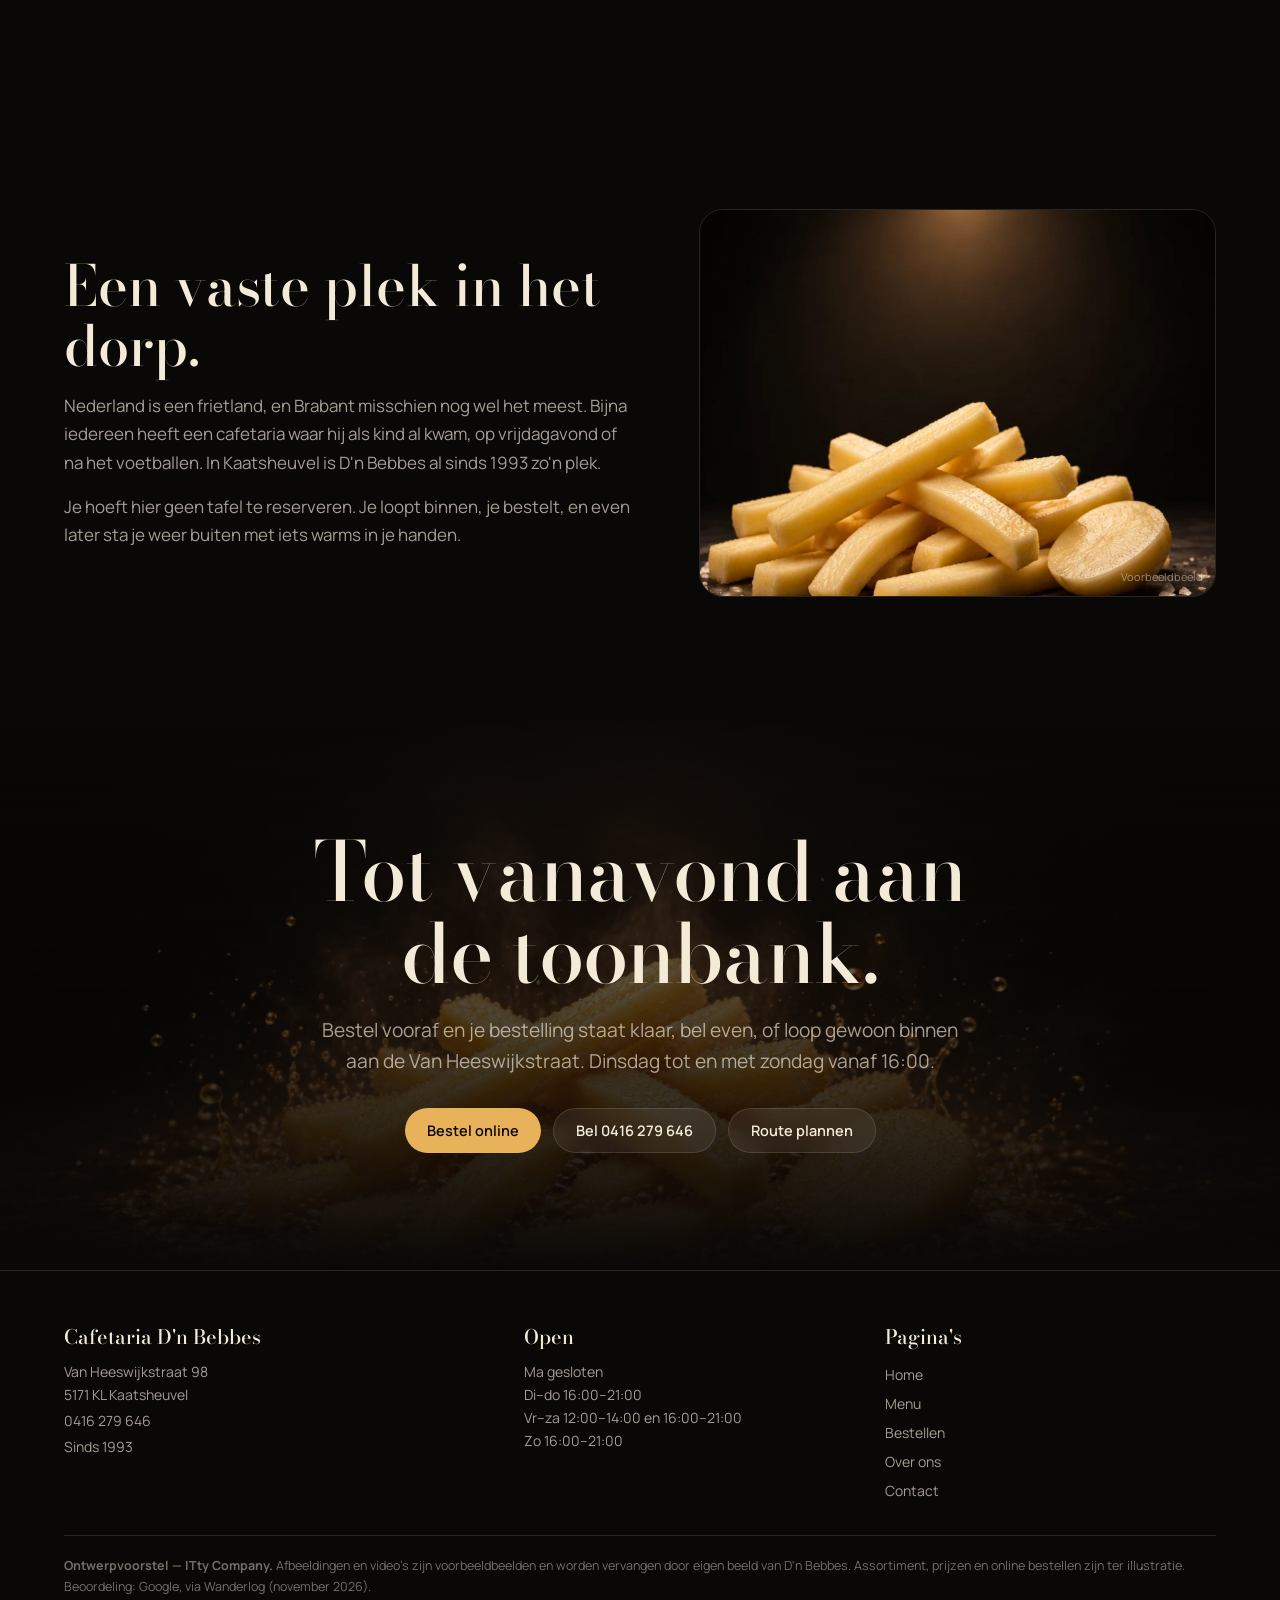
<file: over-ons.html>
<!DOCTYPE html>
<html lang="nl">
<head>
<meta charset="utf-8">
<meta name="viewport" content="width=device-width, initial-scale=1">
<title>Over ons — Cafetaria D'n Bebbes, sinds 1993</title>
<meta name="description" content="Cafetaria aan de Van Heeswijkstraat 98 in Kaatsheuvel, vlak bij de Efteling. Friet, snacks en burgers, ★ 4,4 op Google. Di–zo vanaf 16:00, bel 0416 279 646.">
<meta name="theme-color" content="#0a0807">
<meta property="og:title" content="Over ons — Cafetaria D'n Bebbes, sinds 1993">
<meta property="og:description" content="Cafetaria aan de Van Heeswijkstraat 98 in Kaatsheuvel, vlak bij de Efteling. Friet, snacks en burgers, ★ 4,4 op Google. Di–zo vanaf 16:00, bel 0416 279 646.">
<meta property="og:image" content="assets/img/f5.webp">
<link rel="icon" href="data:image/svg+xml,%3Csvg xmlns='http://www.w3.org/2000/svg' viewBox='0 0 32 32'%3E%3Crect width='32' height='32' rx='8' fill='%230a0807'/%3E%3Ctext x='16' y='23' font-size='20' text-anchor='middle' fill='%23e8b25a' font-family='serif'%3EB%3C/text%3E%3C/svg%3E">
<link rel="preconnect" href="https://fonts.googleapis.com">
<link rel="preconnect" href="https://fonts.gstatic.com" crossorigin>
<link href="https://fonts.googleapis.com/css2?family=Bodoni+Moda:ital,opsz,wght@0,6..96,500;0,6..96,700;1,6..96,500&family=Manrope:wght@400;500;600&display=swap" rel="stylesheet">
<link rel="stylesheet" href="assets/style.css">
</head>
<body>
<a class="skip" href="#inhoud">Naar inhoud</a>
<header class="hd">
  <a class="logo" href="index.html">D'n Bebbes<small>Cafetaria · Kaatsheuvel</small></a>
  <nav class="nav" aria-label="Hoofdmenu"><a href="index.html">Home</a><a href="menu.html">Menu</a><a href="bestellen.html">Bestellen</a><a href="over-ons.html" aria-current="page">Over ons</a><a href="contact.html">Contact</a></nav>
  <a class="btn ghost call" href="tel:+31416279646">Bel 0416 279 646</a>
  <a class="btn cart-btn" href="bestellen.html#mandje" aria-label="Bestelling bekijken">Bestelling <span class="cart-count">0</span></a>
  <button class="burger" aria-label="Menu" aria-expanded="false"><span></span><span></span><span></span></button>
</header>
<main id="inhoud">
<section class="phero">
  <video src="assets/loop-saus.mp4" poster="assets/img/f5.webp" autoplay muted loop playsinline aria-hidden="true"></video>
  <div class="wrap">
    <p class="eyebrow rv">Over ons</p>
    <h1 class="words">Al sinds 1993 aan de pan.</h1>
    <p class="lead rv">Een cafetaria midden in de Prinsessenbuurt van Kaatsheuvel. Geen keten, geen poespas — gewoon goede friet, snacks en burgers en een vriendelijk woord aan de toonbank.</p>
    <div class="row rv" style="--d:1"><a class="btn" href="menu.html">Bekijk het menu</a><a class="btn ghost" href="tel:+31416279646">Bel 0416 279 646</a></div>
  </div>
</section>
<section style="overflow:hidden">
  <div class="year" data-par="x" aria-hidden="true">1993</div>
  <div class="wrap fill">
    <p>Sinds december 1993 staat D'n Bebbes ingeschreven als cafetaria in Kaatsheuvel. Dat is een hele tijd in een wereld waarin zaken komen en gaan.</p>
    <p>Wie hier toen als kind een frietje kwam halen, staat er nu misschien zelf met de kinderen.</p>
  </div>
</section>
<section class="film" data-src="assets/film-snack.mp4" style="--n:3" aria-label="Gepaneerd">
  <div class="stage">
    <video poster="assets/img/s1.webp" muted playsinline preload="auto" aria-hidden="true"></video>
    <canvas aria-hidden="true"></canvas>
    
    <div class="ftitle"><h2></h2><p></p></div>
    <article class="fcard"><b>Een snack begint bleek</b>Zo uit de koeling ziet hij er nog niet uit. Het paneermeel wacht op het vet — daar gebeurt het.</article>
<article class="fcard"><b>Het bekende geluid</b>Je hoort het al voor je binnen bent: dat zachte, drukke sissen. Het geluid van een cafetaria die open is.</article>
<article class="fcard"><b>Precies op tijd eruit</b>Schoon vet, de juiste temperatuur en iemand die weet wanneer het mandje omhoog moet. Meer geheimen zijn er niet.<a class="btn" href="menu.html">Bekijk het menu</a></article>

    <div class="ftag">Voorbeeldbeeld</div>
    
    <div class="fcount"></div><div class="fbar"><i></i></div>
  </div>
  <script type="application/json">[{"t": "Gepaneerd", "s": "Een jasje van paneermeel.", "fx": "salt"}, {"t": "In het vet", "s": "Sissen, bruisen, kleuren.", "fx": "oil"}, {"t": "Krokant", "s": "Goudbruin, vanbinnen romig.", "fx": "steam"}]</script>
</section>
<section>
  <div class="wrap">
    <p class="eyebrow rv">Wat gasten in reviews steeds noemen</p>
    <h2 class="h2 words">Vier dingen die terugkomen.</h2>
    <div class="vals">
      <div class="val rv"><b>Vriendelijke mensen</b><span>Een praatje aan de toonbank hoort erbij.</span></div>
      <div class="val rv" style="--d:1"><b>Snel geholpen</b><span>Binnenlopen, bestellen, en even later sta je weer buiten.</span></div>
      <div class="val rv" style="--d:2"><b>Grote porties</b><span>Een zak friet waar je samen van eet.</span></div>
      <div class="val rv" style="--d:3"><b>Goede friet</b><span>Goudgeel en knapperig, zoals het hoort.</span></div>
    </div>
    <p class="note">Samenvatting van openbare reviews; samen goed voor een 4,4 op Google bij 232 beoordelingen (via Wanderlog).</p>
  </div>
</section>
<section>
  <div class="wrap split">
    <div>
      <h2 class="h2 words">Een vaste plek in het dorp.</h2>
      <div class="prose rv"><p>Nederland is een frietland, en Brabant misschien nog wel het meest. Bijna iedereen heeft een cafetaria waar hij als kind al kwam, op vrijdagavond of na het voetballen. In Kaatsheuvel is D'n Bebbes al sinds 1993 zo'n plek.</p>
      <p>Je hoeft hier geen tafel te reserveren. Je loopt binnen, je bestelt, en even later sta je weer buiten met iets warms in je handen.</p></div>
    </div>
    <div class="pic rv" style="--d:1"><img data-par="y" src="assets/img/f2.webp" alt="Vers gesneden friet" loading="lazy"><small>Voorbeeldbeeld</small></div>
  </div>
</section>
<section class="finale">
  <img class="bgimg" data-par="y" src="assets/img/f3.webp" alt="" loading="lazy">
  <div class="wrap">
    <h2 class="h1 words">Tot vanavond aan de toonbank.</h2>
    <p class="lead rv">Bestel vooraf en je bestelling staat klaar, bel even, of loop gewoon binnen aan de Van Heeswijkstraat. Dinsdag tot en met zondag vanaf 16:00.</p>
    <div class="row rv" style="--d:1"><a class="btn" href="bestellen.html">Bestel online</a><a class="btn ghost" href="tel:+31416279646">Bel 0416 279 646</a><a class="btn ghost" href="https://www.google.com/maps/search/?api=1&query=Van+Heeswijkstraat+98+5171+KL+Kaatsheuvel" target="_blank" rel="noopener">Route plannen</a></div>
  </div>
</section>
</main>
<footer>
  <div class="wrap">
    <div><b>Cafetaria D'n Bebbes</b>Van Heeswijkstraat 98<br>5171 KL Kaatsheuvel<br><a href="tel:+31416279646">0416 279 646</a>Sinds 1993</div>
    <div><b>Open</b>Ma gesloten<br>Di–do 16:00–21:00<br>Vr–za 12:00–14:00 en 16:00–21:00<br>Zo 16:00–21:00</div>
    <div><b>Pagina's</b><a href="index.html">Home</a><a href="menu.html">Menu</a><a href="bestellen.html">Bestellen</a><a href="over-ons.html">Over ons</a><a href="contact.html">Contact</a></div>
    <p class="demo"><strong>Ontwerpvoorstel — ITty Company.</strong> Afbeeldingen en video's zijn voorbeeldbeelden en worden vervangen door eigen beeld van D'n Bebbes. Assortiment, prijzen en online bestellen zijn ter illustratie. Beoordeling: Google, via Wanderlog (november 2026).</p>
  </div>
</footer>
<div class="demo-pill">Ontwerpvoorstel — ITty Company</div>
<div class="toast" role="status"></div>
<script src="assets/vendor/lenis.min.js"></script>
<script src="assets/site.js"></script>

</body>
</html>
</file>
<file: assets/style.css>
@view-transition{navigation:auto}
::view-transition-old(root){animation:.35s ease both vt-out}
::view-transition-new(root){animation:.5s ease both vt-in}
@keyframes vt-out{to{opacity:0;transform:scale(1.03);filter:blur(8px)}}
@keyframes vt-in{from{opacity:0;transform:scale(.98);filter:blur(8px)}}

:root{--ink:#0a0807;--ink2:#14100d;--gold:#e8b25a;--ember:#c8501e;--cream:#f4ead8;--muted:rgba(244,234,216,.66);--line:rgba(244,234,216,.13);
  --serif:'Bodoni Moda',Didot,serif;--sans:Manrope,system-ui,sans-serif;--pad:clamp(20px,5vw,72px)}
*{box-sizing:border-box;margin:0;padding:0}
[hidden]{display:none!important}
html{background:var(--ink);scroll-behavior:auto}
body{color:var(--cream);font-family:var(--sans);font-size:17px;line-height:1.65;overflow-x:hidden;-webkit-font-smoothing:antialiased}
img,video{display:block;max-width:100%}
a{color:inherit}
:focus-visible{outline:2px solid var(--gold);outline-offset:3px;border-radius:4px}
.sr{position:absolute;width:1px;height:1px;overflow:hidden;clip-path:inset(50%)}
.skip{position:fixed;left:12px;top:-60px;z-index:99;background:var(--gold);color:var(--ink);padding:10px 16px;border-radius:8px}
.skip:focus{top:12px}

/* ---------- header ---------- */
.hd{position:fixed;inset:0 0 auto;z-index:50;display:flex;align-items:center;gap:24px;padding:16px var(--pad);
  background:linear-gradient(rgba(10,8,7,.92),rgba(10,8,7,0));transition:background .4s,backdrop-filter .4s}
.hd.solid{background:rgba(10,8,7,.72);backdrop-filter:blur(14px);-webkit-backdrop-filter:blur(14px)}
.logo{font-family:var(--serif);font-size:23px;text-decoration:none;line-height:1.1;margin-right:auto}
.logo small{display:block;font-family:var(--sans);font-size:11px;color:var(--muted);letter-spacing:.04em}
.nav{display:flex;gap:26px;font-size:14.5px}
.nav a{color:var(--muted);text-decoration:none;position:relative;padding:6px 0;transition:color .3s}
.nav a::after{content:"";position:absolute;left:0;right:0;bottom:0;height:1px;background:var(--gold);transform:scaleX(0);transform-origin:left;transition:transform .35s}
.nav a:hover,.nav a[aria-current]{color:var(--cream)}
.nav a:hover::after,.nav a[aria-current]::after{transform:scaleX(1)}
.btn{display:inline-flex;align-items:center;gap:8px;background:var(--gold);color:var(--ink);border:0;border-radius:999px;padding:12px 22px;
  font:600 14.5px var(--sans);text-decoration:none;cursor:pointer;transition:transform .25s,box-shadow .25s,background .25s}
.btn:hover{transform:translateY(-2px);box-shadow:0 10px 30px rgba(232,178,90,.3)}
.btn.ghost{background:rgba(244,234,216,.07);color:var(--cream);border:1px solid var(--line);backdrop-filter:blur(8px)}
.btn.ghost:hover{background:rgba(244,234,216,.14);box-shadow:none}
.cart-btn{position:relative}
.cart-btn .cart-count{min-width:20px;height:20px;border-radius:10px;background:var(--ink);color:var(--gold);font-size:12px;display:inline-grid;place-items:center;padding:0 5px}
.cart-btn.pop{animation:pop .4s}
@keyframes pop{50%{transform:scale(1.15)}}
.burger{display:none;background:none;border:0;color:var(--cream);width:44px;height:44px;cursor:pointer}
.burger span{display:block;width:22px;height:2px;background:currentColor;margin:5px auto;transition:transform .3s,opacity .3s}
.menu-open .burger span:nth-child(1){transform:translateY(7px) rotate(45deg)}
.menu-open .burger span:nth-child(2){opacity:0}
.menu-open .burger span:nth-child(3){transform:translateY(-7px) rotate(-45deg)}
@media (max-width:900px){
  .burger{display:block}
  .nav{position:fixed;inset:0;z-index:-1;flex-direction:column;justify-content:center;align-items:center;gap:22px;background:rgba(10,8,7,.96);
    font:500 34px var(--serif);opacity:0;pointer-events:none;transition:opacity .35s}
  .menu-open .nav{opacity:1;pointer-events:auto}
  .hd .call{display:none}
}

/* ---------- scroll film ---------- */
.film{height:calc(var(--n) * 170vh);position:relative}
.stage{position:sticky;top:0;height:100vh;height:100svh;overflow:hidden;background:var(--ink)}
.stage video{position:absolute;inset:0;width:100%;height:100%;object-fit:cover;transform-origin:50% 45%;will-change:transform}
.stage::after{content:"";position:absolute;inset:0;pointer-events:none;
  background:radial-gradient(ellipse at 50% 55%,transparent 42%,rgba(10,8,7,.8) 100%),linear-gradient(transparent 62%,var(--ink) 100%)}
.stage canvas{position:absolute;inset:0;width:100%;height:100%;pointer-events:none;z-index:2}
.ftitle{position:absolute;left:0;right:0;top:12vh;z-index:3;text-align:center;pointer-events:none;padding:0 16px}
.ftitle h2{font-family:var(--serif);font-weight:700;font-size:clamp(42px,8.2vw,128px);line-height:.95;letter-spacing:.02em;text-transform:uppercase;text-shadow:0 4px 40px rgba(0,0,0,.6)}
.ftitle h2 span{display:inline-block;opacity:0;will-change:transform,opacity,filter}
.ftitle p{margin-top:14px;font-size:clamp(15px,1.3vw,19px);color:var(--muted);opacity:0}
.fcard{position:absolute;left:var(--pad);bottom:11vh;z-index:4;width:min(380px,calc(100vw - 2*var(--pad)));padding:22px 24px;border-radius:18px;
  background:rgba(20,16,13,.5);border:1px solid var(--line);backdrop-filter:blur(16px);-webkit-backdrop-filter:blur(16px);
  opacity:0;transform:translateY(24px);pointer-events:none;font-size:15px;line-height:1.6;color:var(--muted)}
.fcard b{display:block;font:500 21px/1.2 var(--serif);color:var(--cream);margin-bottom:8px}
.fcard.on{pointer-events:auto}
.fcard .btn{margin-top:14px}
.ftag{position:absolute;right:var(--pad);top:84px;z-index:3;font-size:11.5px;color:rgba(244,234,216,.38)}
.fcount{position:absolute;right:var(--pad);bottom:5.5vh;z-index:3;font:15px var(--serif);color:var(--muted);letter-spacing:.1em}
.fbar{position:absolute;left:var(--pad);right:var(--pad);bottom:3.5vh;height:1px;background:var(--line);z-index:3}
.fbar i{display:block;height:100%;width:0;background:var(--gold)}
.fhint{position:absolute;left:50%;bottom:9vh;z-index:3;transform:translateX(-50%);font-size:13px;color:var(--muted);display:flex;flex-direction:column;align-items:center;gap:8px;transition:opacity .4s}
.fhint::after{content:"";width:1px;height:38px;background:linear-gradient(var(--gold),transparent);animation:drip 1.8s infinite}
@keyframes drip{0%{transform:scaleY(0);transform-origin:top}50%{transform:scaleY(1);transform-origin:top}51%{transform-origin:bottom}100%{transform:scaleY(0);transform-origin:bottom}}
@media (max-width:760px){
  .film{height:calc(var(--n) * 140vh)}
  .ftitle{top:13vh}
  .fcard{bottom:9vh;padding:16px 18px;font-size:14px}
  .fcard b{font-size:18px}
  .fhint{display:none}
}

/* ---------- sections ---------- */
main>section:not(.film){position:relative;padding:clamp(80px,13vh,150px) var(--pad)}
.wrap{max-width:1180px;margin:0 auto}
.eyebrow{font-size:14px;color:var(--gold);margin-bottom:14px}
h1,.h1{font:500 clamp(40px,6.4vw,96px)/1 var(--serif);letter-spacing:-.01em}
.h2{font:500 clamp(32px,4.4vw,62px)/1.06 var(--serif);max-width:18ch}
.lead{font-size:clamp(17px,1.5vw,20px);color:var(--muted);max-width:56ch;margin-top:20px}
.prose p{color:var(--muted);max-width:62ch;margin-top:16px}
.row{display:flex;gap:12px;flex-wrap:wrap;margin-top:30px}
.split{display:grid;grid-template-columns:1.05fr .95fr;gap:clamp(28px,5vw,80px);align-items:center}
.split.flip>:first-child{order:2}
@media (max-width:900px){.split{grid-template-columns:1fr}.split.flip>:first-child{order:0}}
.glow::before{content:"";position:absolute;left:50%;top:0;width:min(900px,90vw);height:520px;transform:translateX(-50%);pointer-events:none;
  background:radial-gradient(ellipse at 50% 0,rgba(232,178,90,.13),transparent 65%)}

/* reveal */
.rv{opacity:0;transform:translateY(34px);filter:blur(6px);transition:opacity .9s cubic-bezier(.2,.7,.2,1),transform .9s cubic-bezier(.2,.7,.2,1),filter .9s;transition-delay:calc(var(--d,0) * 90ms)}
.rv.in{opacity:1;transform:none;filter:none}
.words span{display:inline-block;opacity:0;transform:translateY(.6em) rotate(3deg);transition:opacity .7s,transform .7s cubic-bezier(.2,.7,.2,1);transition-delay:calc(var(--i) * 45ms)}
.words.in span{opacity:1;transform:none}

/* stats */
.stats{display:grid;grid-template-columns:repeat(4,1fr);gap:1px;background:var(--line);border:1px solid var(--line);border-radius:22px;overflow:hidden}
.stat{background:var(--ink);padding:34px 26px;transition:background .4s}
.stat:hover{background:var(--ink2)}
.stat b{display:block;font:500 clamp(38px,4.6vw,64px)/1 var(--serif);color:var(--gold)}
.stat span{display:block;margin-top:10px;font-size:14.5px;color:var(--muted)}
@media (max-width:800px){.stats{grid-template-columns:1fr 1fr}}

/* trio cards */
.trio{display:grid;grid-template-columns:repeat(3,1fr);gap:20px;margin-top:48px}
.tcard{position:relative;border-radius:22px;overflow:hidden;aspect-ratio:3/4;text-decoration:none;isolation:isolate;border:1px solid var(--line);
  transform:perspective(900px) rotateX(var(--rx,0deg)) rotateY(var(--ry,0deg));transition:transform .25s ease-out,border-color .3s}
.tcard:hover{border-color:rgba(232,178,90,.5)}
.tcard img{position:absolute;inset:0;width:100%;height:100%;object-fit:cover;z-index:-2;transform:scale(1.25);transition:transform 1.2s cubic-bezier(.2,.7,.2,1)}
.tcard:hover img{transform:scale(1.38)}
.tcard::after{content:"";position:absolute;inset:0;z-index:-1;background:linear-gradient(transparent 35%,rgba(10,8,7,.94))}
.tcard div{position:absolute;inset:auto 0 0;padding:26px}
.tcard h3{font:500 34px/1 var(--serif)}
.tcard p{font-size:14.5px;color:var(--muted);margin-top:8px}
.tcard i{font-style:normal;display:inline-block;margin-top:14px;font-size:14px;color:var(--gold)}
@media (max-width:860px){.trio{grid-template-columns:1fr}.tcard{aspect-ratio:4/3}}

/* picker */
.picker{display:flex;flex-wrap:wrap;gap:10px;margin-top:26px}
.chip{background:rgba(244,234,216,.06);color:var(--cream);border:1px solid var(--line);border-radius:999px;padding:11px 20px;font:500 15px var(--sans);cursor:pointer;transition:all .3s}
.chip:hover{border-color:var(--gold)}
.chip[aria-pressed=true]{background:var(--gold);color:var(--ink);border-color:var(--gold)}
.pick-out{margin-top:24px;min-height:5.2em;font:500 clamp(22px,2.4vw,32px)/1.3 var(--serif);max-width:26ch;transition:opacity .3s,transform .3s}
.pick-out.sw{opacity:0;transform:translateY(10px)}
.note{font-size:13px;color:rgba(244,234,216,.45);margin-top:14px}
.pic{border-radius:24px;overflow:hidden;position:relative;aspect-ratio:4/3;border:1px solid var(--line)}
.pic img{width:100%;height:120%;object-fit:cover;will-change:transform}
.pic small{position:absolute;right:12px;bottom:10px;font-size:11px;color:rgba(244,234,216,.5)}

/* marquee */
.marq{padding:0!important;overflow:hidden;border-block:1px solid var(--line)}
.marq div{display:flex;gap:48px;width:max-content;padding:26px 0;font:500 clamp(30px,4.5vw,66px)/1 var(--serif);white-space:nowrap;will-change:transform}
.marq span:nth-child(even){color:var(--gold);font-style:italic}

/* hours */
.hours{width:100%;border-collapse:collapse;margin-top:8px}
.hours td{padding:13px 0;border-bottom:1px solid var(--line);color:var(--muted)}
.hours td:last-child{text-align:right;font-variant-numeric:tabular-nums}
.hours tr.today td{color:var(--cream);font-weight:600}
.hours tr.today td:first-child::before{content:"";display:inline-block;width:7px;height:7px;border-radius:50%;background:var(--gold);margin-right:10px;vertical-align:middle}
.status{display:inline-flex;align-items:center;gap:10px;padding:9px 16px;border-radius:999px;border:1px solid var(--line);background:rgba(244,234,216,.05);font-size:14.5px}
.status::before{content:"";width:9px;height:9px;border-radius:50%;background:#7a7168}
.status.open::before{background:#5fd08a;box-shadow:0 0 0 0 rgba(95,208,138,.6);animation:pulse 2s infinite}
@keyframes pulse{to{box-shadow:0 0 0 12px rgba(95,208,138,0)}}
.glass{background:rgba(244,234,216,.045);border:1px solid var(--line);border-radius:22px;padding:clamp(22px,3vw,36px)}
.tiles{display:grid;grid-template-columns:1fr 1fr;gap:14px}
.tile{display:block;text-decoration:none;padding:22px;border-radius:18px;border:1px solid var(--line);background:rgba(244,234,216,.04);transition:transform .3s,border-color .3s,background .3s}
a.tile:hover{transform:translateY(-4px);border-color:rgba(232,178,90,.5);background:rgba(232,178,90,.07)}
.tile b{display:block;font:500 21px/1.2 var(--serif)}
.tile span{font-size:14px;color:var(--muted)}
@media (max-width:560px){.tiles{grid-template-columns:1fr}}

/* page hero (inner pages without film on top) */
.phero{min-height:74vh;display:flex;align-items:flex-end;padding-top:160px!important;overflow:hidden}
.phero video,.phero .bgimg{position:absolute;inset:0;width:100%;height:100%;object-fit:cover;z-index:-2;opacity:.75}
.phero::after{content:"";position:absolute;inset:0;z-index:-1;background:linear-gradient(rgba(10,8,7,.55),rgba(10,8,7,.2) 40%,var(--ink) 100%)}

/* linten (menu) */
.lint{overflow:hidden}
.lint .big{position:absolute;right:-2vw;top:4vh;font:700 clamp(110px,22vw,330px)/.8 var(--serif);color:transparent;-webkit-text-stroke:1px rgba(244,234,216,.09);pointer-events:none;text-transform:uppercase;will-change:transform}
.steps{counter-reset:s;display:grid;grid-template-columns:repeat(3,1fr);gap:18px;margin-top:44px}
.steps li{list-style:none;counter-increment:s;padding:26px;border-radius:20px;border:1px solid var(--line);background:rgba(244,234,216,.04)}
.steps li::before{content:counter(s);display:block;font:500 44px/1 var(--serif);color:var(--gold);margin-bottom:12px}
.steps b{display:block;font:500 21px var(--serif)}
.steps span{font-size:15px;color:var(--muted)}
@media (max-width:800px){.steps{grid-template-columns:1fr}}

/* big year */
.year{font:700 clamp(120px,26vw,400px)/.8 var(--serif);color:transparent;-webkit-text-stroke:1px rgba(232,178,90,.22);position:absolute;left:50%;top:50%;transform:translate(-50%,-50%);pointer-events:none;white-space:nowrap}
.fill p{font:500 clamp(22px,2.6vw,36px)/1.35 var(--serif);max-width:30ch;margin:0 auto 1.1em;text-align:center}
.fill p span{color:rgba(244,234,216,.22);transition:color .35s}
.fill p span.lit{color:var(--cream)}
.vals{display:grid;grid-template-columns:repeat(4,1fr);gap:16px;margin-top:44px}
.val{padding:26px;border-radius:20px;border:1px solid var(--line);background:rgba(244,234,216,.04);transition:transform .35s,border-color .35s}
.val:hover{transform:translateY(-6px);border-color:rgba(232,178,90,.45)}
.val b{display:block;font:500 23px/1.15 var(--serif);margin-bottom:8px}
.val span{font-size:14.5px;color:var(--muted)}
@media (max-width:900px){.vals{grid-template-columns:1fr 1fr}}
@media (max-width:520px){.vals{grid-template-columns:1fr}}

/* faq */
details{border-bottom:1px solid var(--line);padding:6px 0}
summary{cursor:pointer;list-style:none;display:flex;justify-content:space-between;gap:16px;padding:16px 0;font:500 21px var(--serif)}
summary::after{content:"+";color:var(--gold);transition:transform .3s}
details[open] summary::after{transform:rotate(45deg)}
details p{color:var(--muted);padding:0 0 18px;max-width:60ch}

/* finale + footer */
.finale{text-align:center;overflow:hidden}
.finale .bgimg{position:absolute;inset:-10% 0;width:100%;height:120%;object-fit:cover;z-index:-2;opacity:.5}
.finale::after{content:"";position:absolute;inset:0;z-index:-1;background:linear-gradient(var(--ink),rgba(10,8,7,.35) 45%,var(--ink))}
.finale .h1{max-width:14ch;margin:0 auto}
.finale .lead{margin-inline:auto}
.finale .row{justify-content:center}
footer{padding:50px var(--pad) 90px;border-top:1px solid var(--line);font-size:14px;color:var(--muted)}
footer .wrap{display:grid;grid-template-columns:1.3fr 1fr 1fr;gap:30px}
footer b{color:var(--cream);font:500 20px var(--serif);display:block;margin-bottom:8px}
footer a{color:var(--muted);text-decoration:none;display:block;padding:3px 0}
footer a:hover{color:var(--gold)}
footer .demo{grid-column:1/-1;border-top:1px solid var(--line);padding-top:20px;font-size:12.5px;color:rgba(244,234,216,.45)}
@media (max-width:760px){footer .wrap{grid-template-columns:1fr}}
.demo-pill{position:fixed;left:14px;bottom:14px;z-index:40;font-size:11.5px;padding:7px 12px;border-radius:999px;background:rgba(20,16,13,.7);border:1px solid var(--line);color:var(--muted);backdrop-filter:blur(10px)}

/* ---------- shop ---------- */
.ftabs{display:flex;gap:10px;flex-wrap:wrap;margin:34px 0 26px;position:sticky;top:76px;z-index:20;padding:10px 0;background:linear-gradient(var(--ink) 70%,transparent)}
.ftab{background:rgba(244,234,216,.06);color:var(--cream);border:1px solid var(--line);border-radius:999px;padding:10px 18px;font:500 14.5px var(--sans);cursor:pointer;transition:all .3s}
.ftab.on{background:var(--gold);color:var(--ink);border-color:var(--gold)}
.shop{display:grid;grid-template-columns:1fr 380px;gap:34px;align-items:start}
.pgrid{display:grid;grid-template-columns:repeat(auto-fill,minmax(210px,1fr));gap:16px}
.pcard{border-radius:20px;border:1px solid var(--line);background:rgba(244,234,216,.04);overflow:hidden;display:flex;flex-direction:column;transition:transform .35s,border-color .35s}
.pcard:hover{transform:translateY(-5px);border-color:rgba(232,178,90,.45)}
.pcard[hidden]{display:none}
.pcard .ph{aspect-ratio:4/3;overflow:hidden;background:var(--ink2)}
.pcard img{width:100%;height:100%;object-fit:cover;transform:scale(1.3);transition:transform .9s}
.pcard:hover img{transform:scale(1.45)}
.pcard .bd{padding:16px;display:flex;flex-direction:column;gap:6px;flex:1}
.pcard h3{font:500 20px/1.15 var(--serif)}
.pcard p{font-size:13.5px;color:var(--muted);flex:1}
.pcard .pr{font:600 16px var(--sans);color:var(--gold)}
.pcard .ctl{display:flex;gap:8px;align-items:center;margin-top:6px}
.qty{display:flex;align-items:center;border:1px solid var(--line);border-radius:999px}
.qty button{width:34px;height:36px;background:none;border:0;color:var(--cream);font-size:17px;cursor:pointer}
.qty output{min-width:20px;text-align:center;font-variant-numeric:tabular-nums}
.pcard .add{flex:1;justify-content:center;padding:10px 12px}
.cart{position:sticky;top:96px;border-radius:22px;border:1px solid var(--line);background:rgba(20,16,13,.8);backdrop-filter:blur(14px);padding:24px}
.cart h2{font:500 28px var(--serif);margin-bottom:10px}
#cartList{list-style:none}
#cartList li{display:grid;grid-template-columns:44px 1fr auto;gap:10px;align-items:center;padding:10px 0;border-bottom:1px solid var(--line);font-size:14.5px}
#cartList li.new{animation:slide .5s}
@keyframes slide{from{opacity:0;transform:translateX(20px)}}
#cartList img{width:44px;height:44px;border-radius:10px;object-fit:cover}
#cartList .qq{grid-column:2;display:flex;align-items:center;gap:8px;color:var(--muted)}
#cartList .qq button{width:26px;height:26px;border-radius:50%;border:1px solid var(--line);background:none;color:var(--cream);cursor:pointer}
#cartList .p{grid-row:1/3;grid-column:3;font-weight:600}
.tot{display:flex;justify-content:space-between;padding:6px 0;color:var(--muted);font-size:15px}
.tot.big{color:var(--cream);font:600 19px var(--sans);border-top:1px solid var(--line);margin-top:8px;padding-top:14px}
.fld{display:block;margin-top:12px;font-size:13.5px;color:var(--muted)}
.fld input,.fld select{display:block;width:100%;margin-top:5px;padding:12px 14px;border-radius:12px;border:1px solid var(--line);background:rgba(244,234,216,.05);color:var(--cream);font:16px var(--sans)}
.fld.err input{border-color:#e06a5a}
.seg{display:grid;grid-template-columns:1fr 1fr;gap:8px;margin-top:14px}
.seg label{position:relative;text-align:center;padding:11px;border-radius:12px;border:1px solid var(--line);cursor:pointer;font-size:14.5px;transition:all .3s}
.seg input{position:absolute;opacity:0}
.seg label:has(input:checked){background:var(--gold);color:var(--ink);border-color:var(--gold)}
.pay{width:100%;justify-content:center;margin-top:18px;padding:15px}
.pay.busy{opacity:.6}
.paid{margin-top:18px;padding:20px;border-radius:16px;background:rgba(95,208,138,.1);border:1px solid rgba(95,208,138,.4)}
.paid b{font:500 22px var(--serif);display:block;margin-bottom:6px}
.toast{position:fixed;left:50%;bottom:26px;z-index:60;transform:translate(-50%,80px);background:var(--cream);color:var(--ink);padding:12px 20px;border-radius:999px;font-size:14.5px;font-weight:600;transition:transform .4s cubic-bezier(.2,.7,.2,1)}
.toast.on{transform:translate(-50%,0)}
.flyer{position:fixed;z-index:70;border-radius:14px;object-fit:cover;pointer-events:none;transition:transform .75s cubic-bezier(.5,-.2,.3,1),opacity .75s}
.banner{padding:12px 16px;border-radius:12px;border:1px dashed rgba(232,178,90,.5);color:var(--muted);font-size:13.5px;margin-top:22px}
@media (max-width:980px){.shop{grid-template-columns:1fr}.cart{position:static}}

@media (prefers-reduced-motion:reduce){
  .rv,.words span{opacity:1!important;transform:none!important;filter:none!important;transition:none}
  .ftitle h2 span,.ftitle p{opacity:1!important;transform:none!important;filter:none!important}
  ::view-transition-old(root),::view-transition-new(root){animation:none}
}

/* mobiel: video kleiner in beeld zodat het product niet wordt afgesneden */
.hours td:first-child{white-space:nowrap}
@media (max-width:760px){
  .stage video{height:66%;top:17%;-webkit-mask-image:linear-gradient(transparent,#000 14%,#000 84%,transparent);mask-image:linear-gradient(transparent,#000 14%,#000 84%,transparent)}
  .ftitle{top:11vh}
  .demo-pill{display:none}
  .ftag{top:70px}
}
</file>
